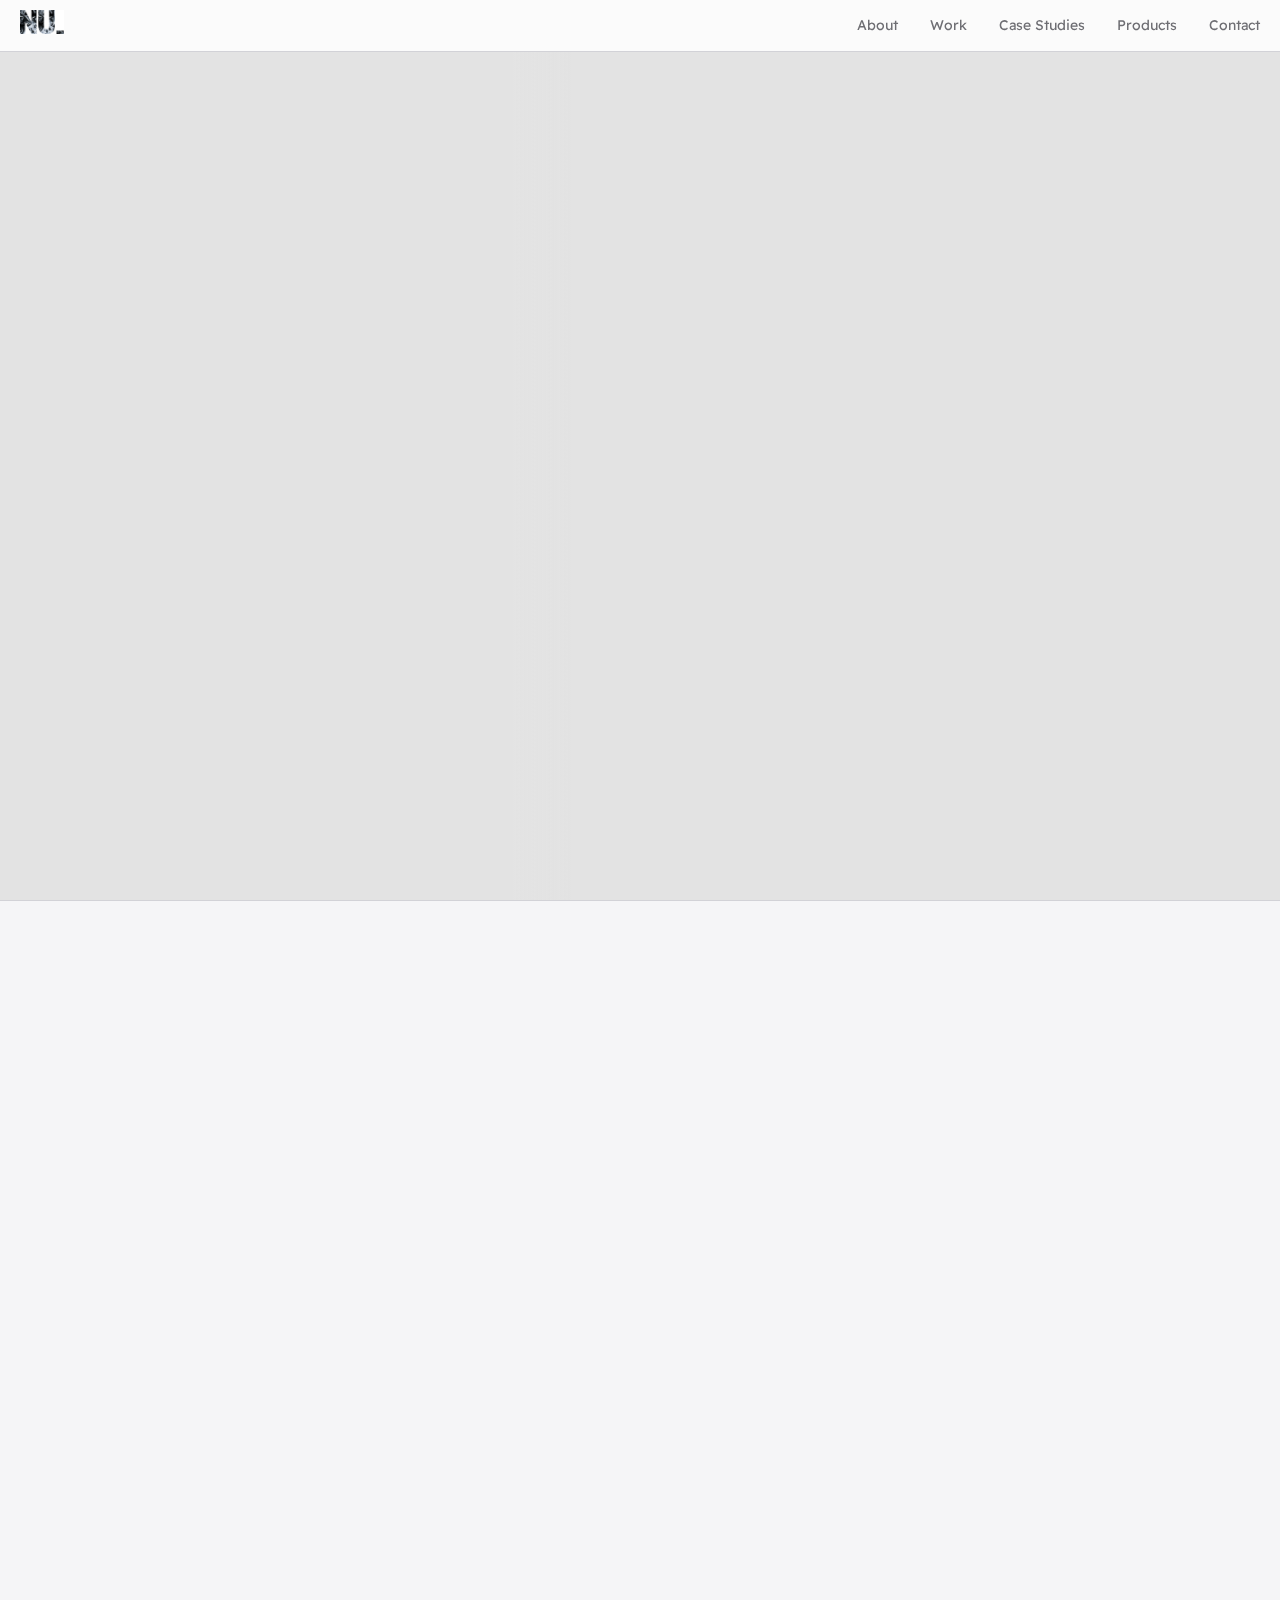
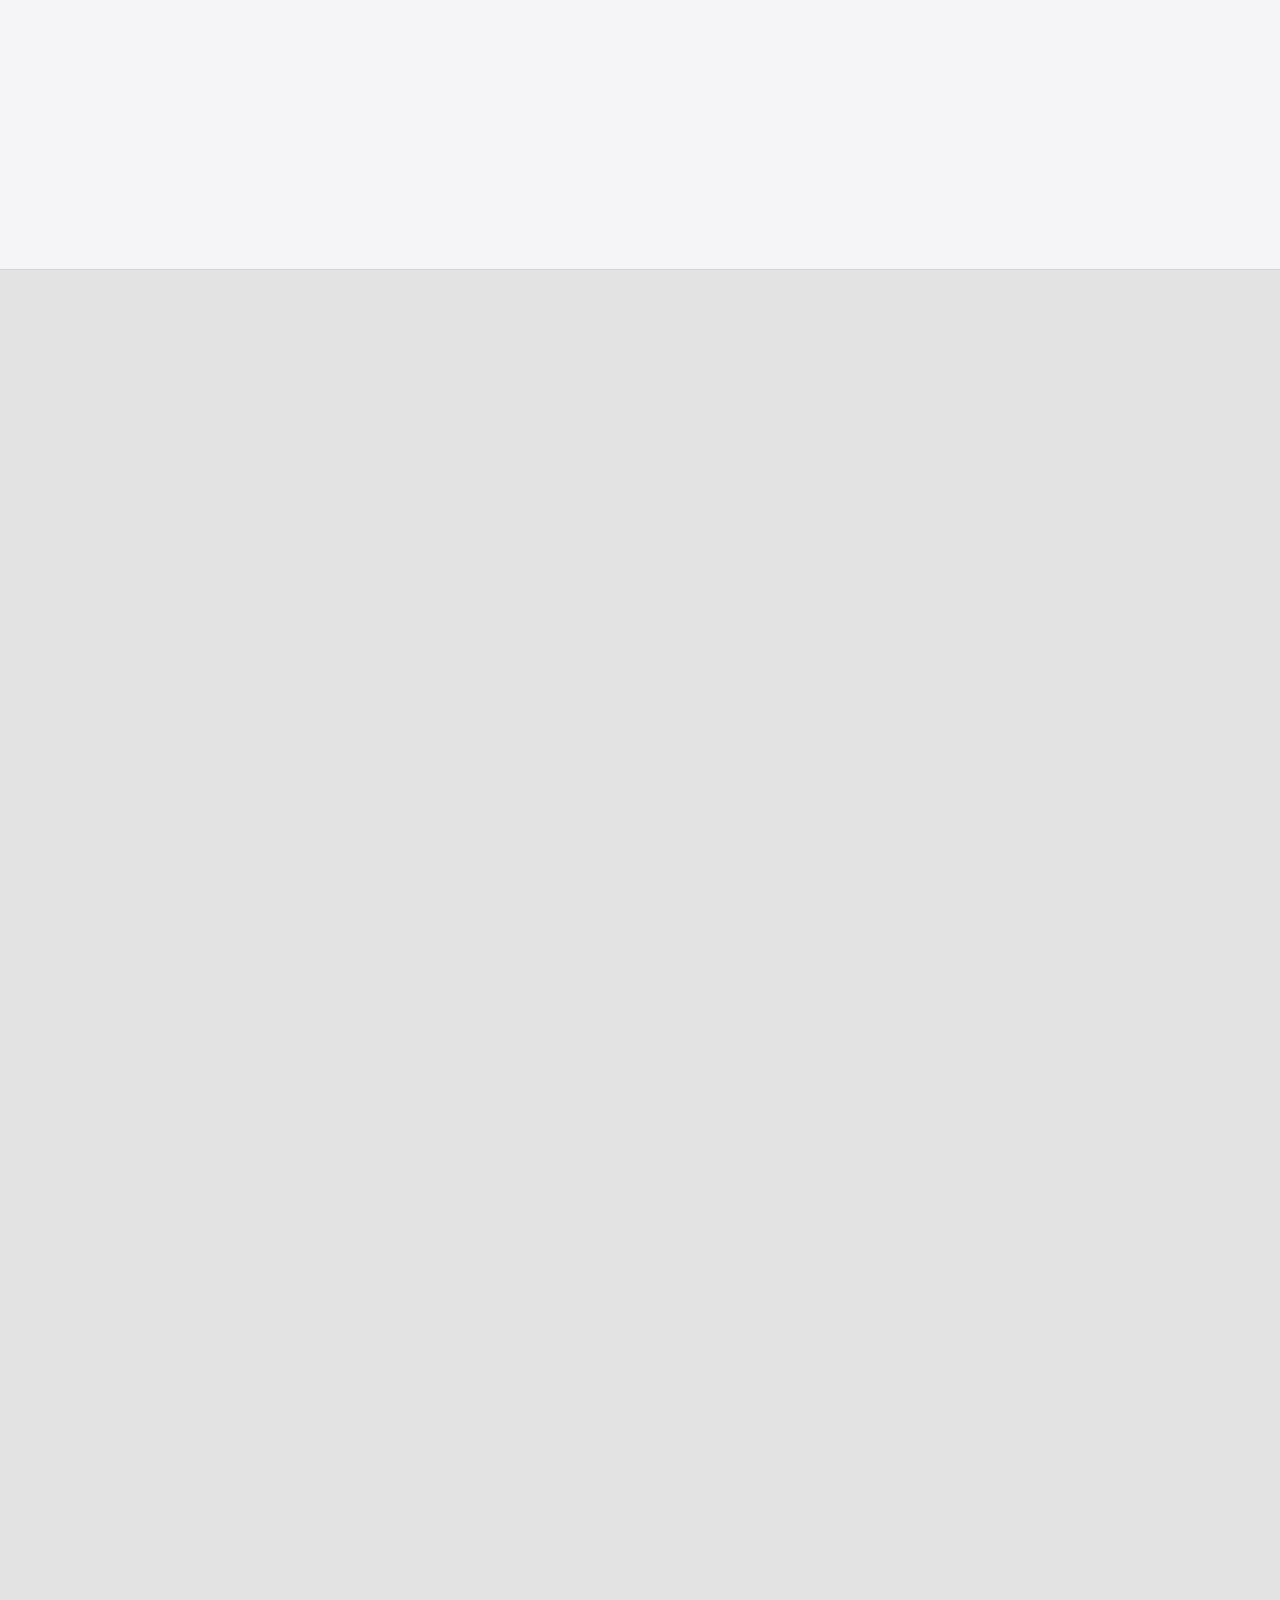
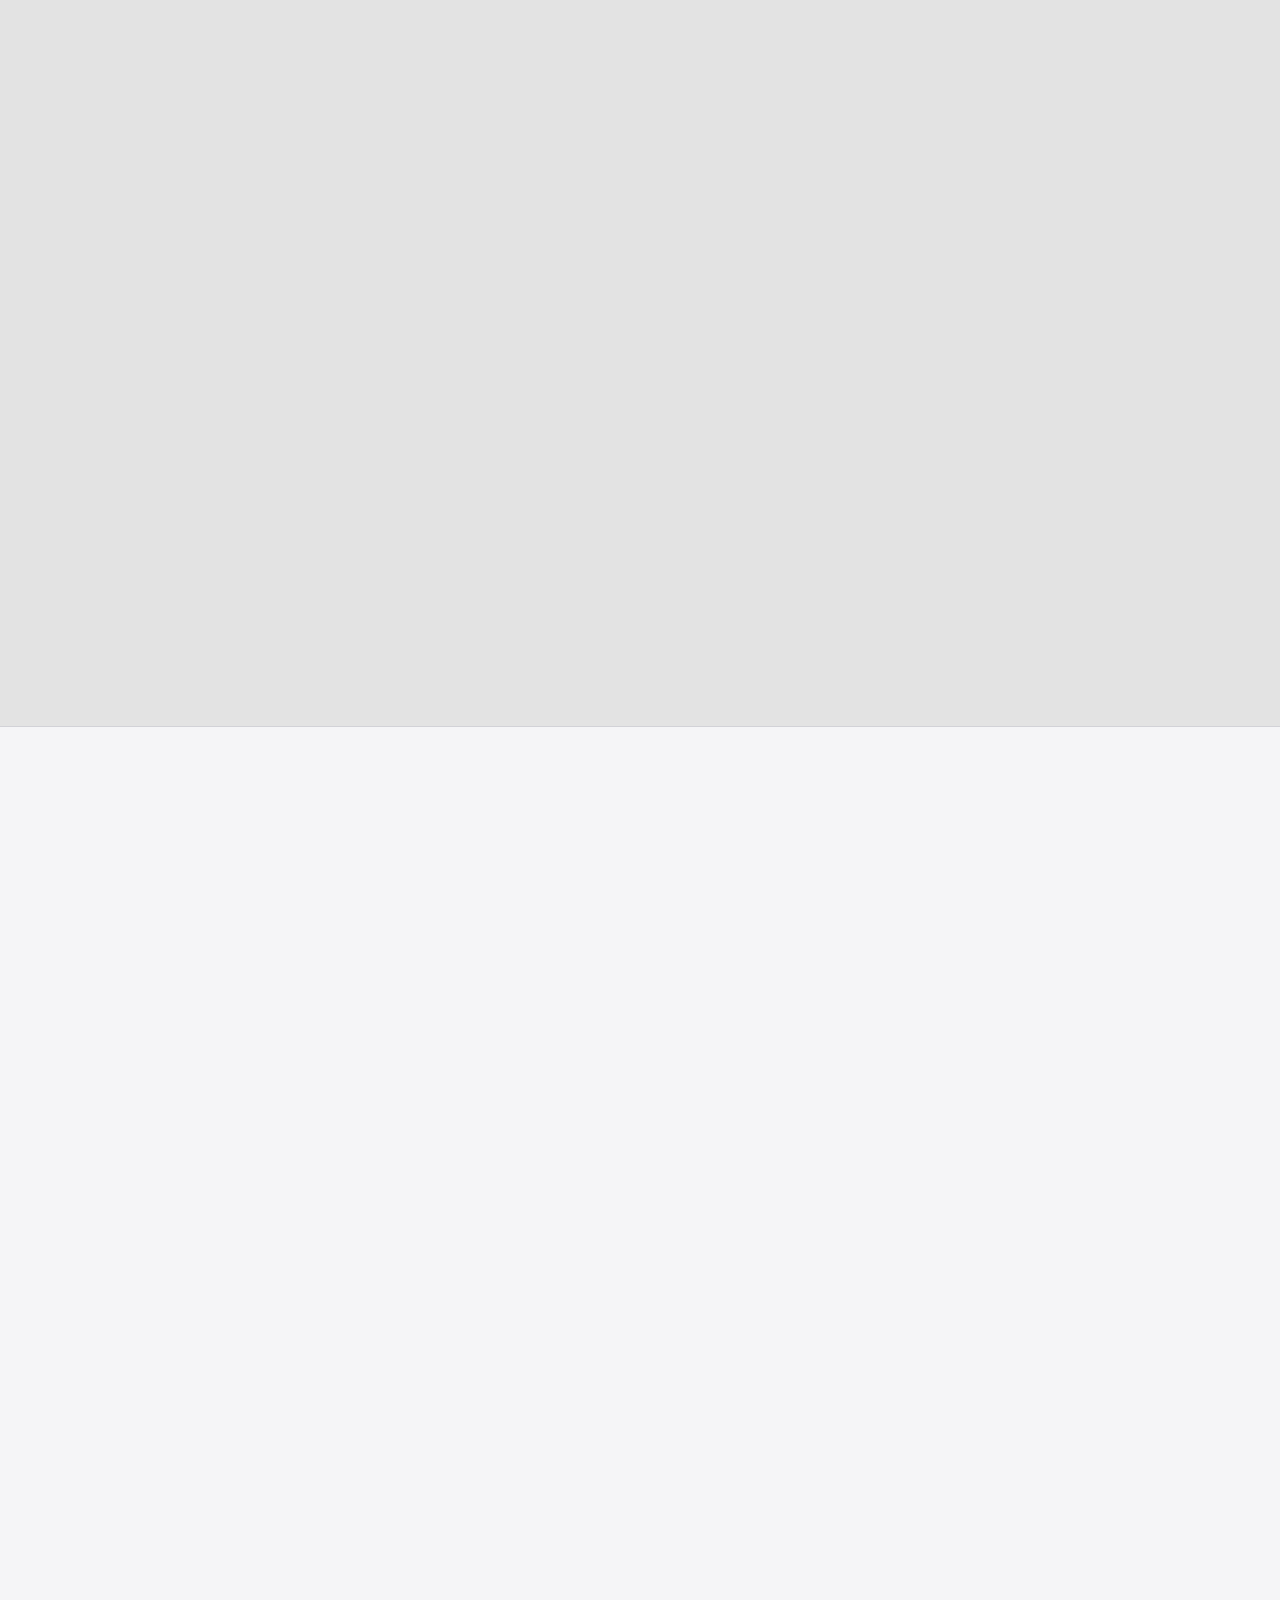
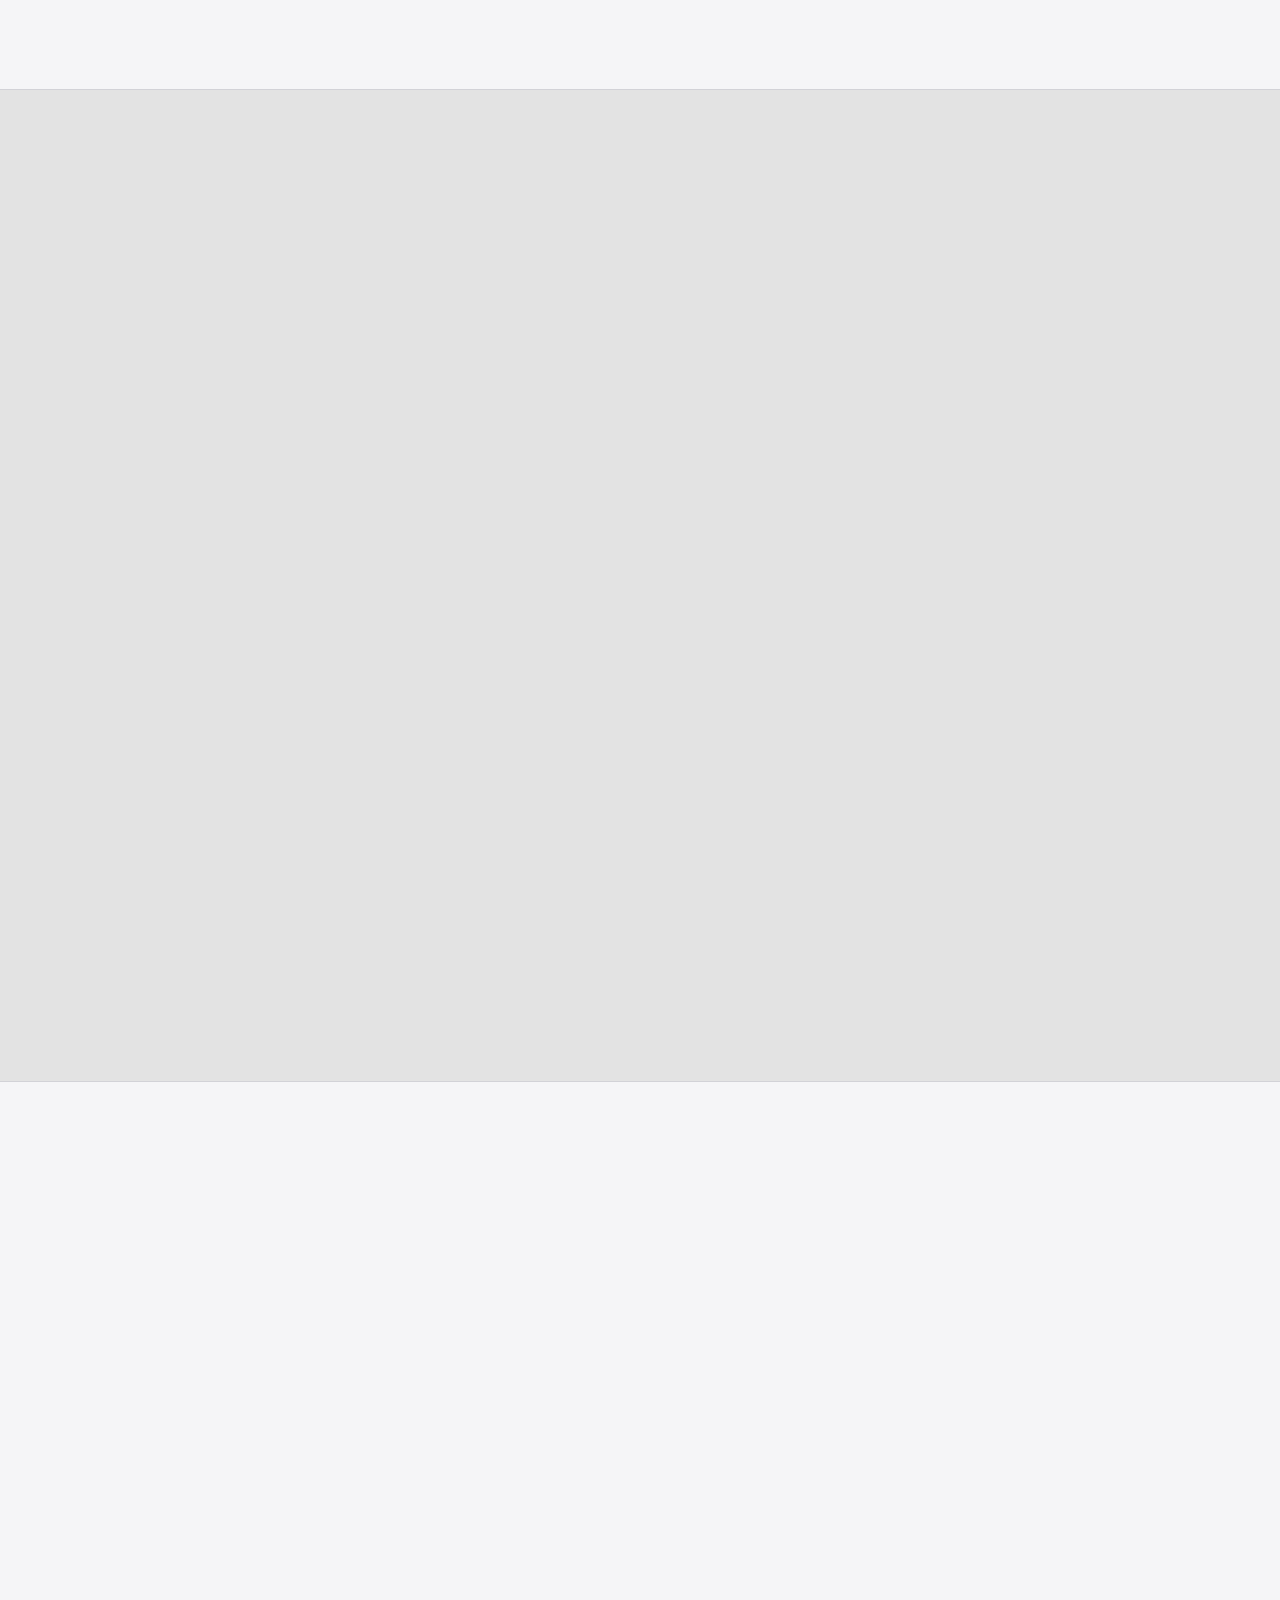
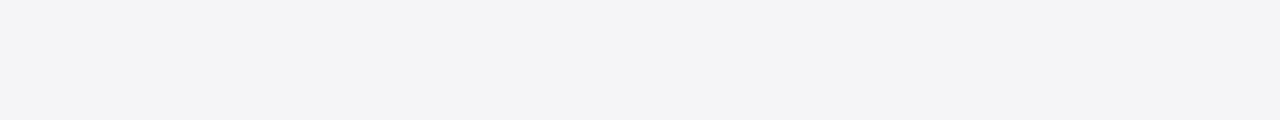
<file: index.html>
<!DOCTYPE html>
<html lang="en">

<head>
    <meta charset="UTF-8">
    <meta name="viewport" content="width=device-width, initial-scale=1.0">
    <title>Nitish Upadhyay | Portfolio</title>
    <meta name="description" content="Personal portfolio of Nitish Upadhyay, showcasing design and development work.">
    <link rel="stylesheet" href="style.css">
    <script src="main.js" defer></script>
</head>

<body>

    <!-- Navigation -->
    <nav class="navbar">
        <div class="nav-container">
            <a href="#" class="logo">
                <img src="assets/logo.webp" alt="NITISH Logo" height="24">
            </a>
            <button class="nav-toggle" aria-label="Toggle navigation" aria-expanded="false">
                <span></span>
                <span></span>
                <span></span>
            </button>
            <div class="nav-links">
                <a href="#about">About</a>
                <a href="#works">Work</a>
                <a href="#case-studies">Case Studies</a>
                <a href="#products">Products</a>
                <a href="#contact">Contact</a>
            </div>
        </div>
    </nav>

    <!-- Main Content -->
    <main>

        <!-- Hero Section -->
        <section id="hero" class="hero">
            <div class="hero-left">
                <div class="hero-content fade-up">
                    <!-- <span class="label">DESIGN & DEVELOPMENT</span> -->
                    <h1 class="hero-title">
                        <span class="greeting">Hi, I am</span><br>
                        <span class="name">Nitish Upadhyay</span>
                    </h1>
                    <p class="tagline">Product manager with 6+ years of experience owning 0→1 and scaled AI-driven B2B
                        SaaS products.</p>
                    <div class="hero-ctas">
                        <a href="#works" class="btn btn-primary">View Work</a>
                        <a href="mailto:nixon.nitish@gmail.com" class="btn btn-secondary">Get in touch</a>
                    </div>
                </div>
            </div>
            <div class="hero-right">
                <div class="spline-mask"></div>
                <!-- Spline iframe is wrapped so we can ensure masking stays on top without breaking pointer events if needed later -->
                <iframe src="https://my.spline.design/nexbotrobotcharacterconcept-YMDsRdPDY3pZbreCQmmHXGN6/"
                    frameborder="0" width="100%" height="100%" title="3D Robot Character"></iframe>
            </div>
        </section>

        <!-- About Section -->
        <section id="about" class="scroll-section bg-secondary">
            <div class="section-container">
                <div class="section-header">
                    <span class="section-index">01 &mdash; ABOUT</span>
                    <h2 class="section-title">Bridging product strategy with AI-driven execution.</h2>
                </div>
                <!-- Content -->
                <div class="about-content">
                    <p class="about-text">
                        Spearheaded product strategy and execution across AI copilots, data platforms, analytics, and
                        monetisation for enterprise customers. Known for strong problem framing, data-driven decision
                        making, and delivering measurable outcomes across customer experience, platform capabilities,
                        and revenue.
                    </p>

                    <div class="skills-grid">
                        <div class="skill-group">
                            <h3>Product Management</h3>
                            <p>Product strategy, roadmap planning, prioritisation (RICE, ICE), PRDs, A/B testing, user
                                research, GTM strategy, stakeholder management, OKRs.</p>
                        </div>
                        <div class="skill-group">
                            <h3>Generative AI & Applied ML</h3>
                            <p>Prompt engineering, LLMs, RAG, GPTs, AI agents, MCP, agentic frameworks, multi-agent
                                systems, memory/context engineering, AI evaluation.</p>
                        </div>
                        <div class="skill-group">
                            <h3>Data & Platforms</h3>
                            <p>SQL, basic Python, APIs, webhooks, Supabase, Postgres, MongoDB, Stripe, Salesforce,
                                HubSpot, Looker.</p>
                        </div>
                        <div class="skill-group">
                            <h3>Metrics & Analytics</h3>
                            <p>CSAT, NPS, FCR, AHT, deflection rate, adoption metrics, funnel analysis, SLA management,
                                North Star metrics.</p>
                        </div>
                    </div>
                </div>
            </div>
        </section>

        <!-- Work Section -->
        <section id="works" class="scroll-section bg-primary">
            <div class="section-container">
                <div class="section-header">
                    <span class="section-index">02 &mdash; WORK</span>
                    <h2 class="section-title">Selected works and platforms.</h2>
                </div>
                <!-- Content -->
                <div class="timeline-container">

                    <div class="timeline-item">
                        <div class="timeline-meta">
                            <span class="timeline-date">Sep 2024 - Present</span>
                            <span class="timeline-company">Thena</span>
                        </div>
                        <div class="timeline-content">
                            <h3>Senior Product Manager</h3>
                            <ul class="timeline-list">
                                <li>Owned product strategy and roadmap for an <strong>AI-powered customer support
                                        platform</strong>
                                    serving <strong>200+</strong> B2B SaaS companies, including
                                    <strong>ClickHouse</strong> and <strong>Metronome</strong>.</li>
                                <li>Defined the problem space for AI-assisted customer support and led
                                    <strong>0→1</strong> development
                                    of an <strong>AI copilot</strong> and <strong>web chat</strong>; reduced inbound
                                    support volume by <strong>37%</strong> and average
                                    handle time by <strong>40%</strong>, saving customers <strong>~800</strong> hours
                                    per month and improving CSAT by <strong>6</strong>
                                    points to <strong>8.8/10</strong>.</li>
                                <li>Led design and launch of an <strong>enterprise accounts CRM</strong> to unify
                                    customer data across
                                    tickets, health metrics, and usage signals; became the system of record for
                                    <strong>1,000+</strong>
                                    support agents and improved agent productivity by <strong>20%</strong>.</li>
                                <li>Designed and shipped a <strong>native analytics and AI insights platform</strong> to
                                    track ticket
                                    lifecycle, account health, and voice-of-customer trends; adopted by
                                    <strong>50+</strong>
                                    customer-facing teams and used in weekly leadership business reviews.</li>
                                <li>Owned billing and monetisation strategy, including <strong>Stripe</strong>
                                    integration for self-serve
                                    upgrades and seat management; contributed <strong>$140K</strong> in expansion
                                    revenue within two
                                    quarters.</li>
                                <li>Established an <strong>AI evaluation framework</strong> with offline testing and
                                    in-product telemetry
                                    to measure grounding, accuracy, and failure modes; achieved <strong>92%</strong>
                                    grounding coverage
                                    and lowered AI-related errors by <strong>40%</strong>.</li>
                                <li>Led roadmap prioritisation using customer interviews (<strong>20+</strong>), product
                                    usage data, and
                                    business goals; managed execution with a cross-functional team of <strong>4</strong>
                                    engineers and <strong>1</strong>
                                    designer.</li>
                            </ul>
                        </div>
                    </div>

                    <div class="timeline-item">
                        <div class="timeline-meta">
                            <span class="timeline-date">Jan 2022 - Sep 2024</span>
                            <span class="timeline-company">Zapier</span>
                        </div>
                        <div class="timeline-content">
                            <h3>Senior Product Support Engineer</h3>
                            <ul class="timeline-list">
                                <li>Worked at the intersection of product, engineering, and customer experience for a
                                    workflow automation platform with <strong>700K+</strong> users.</li>
                                <li>Maintained top-tier performance metrics: <strong>1.3</strong> R2R (team best),
                                    <strong>81.6%</strong> FRR (first
                                    response rate), <strong>95%</strong> QA score across <strong>2,500+</strong>
                                    technical customer interactions, gaining
                                    deep exposure to user pain points at scale.</li>
                                <li>Partnered with product and engineering to deliver an <strong>AI ticket automation
                                        suite</strong>
                                    (summarisation, draft replies, troubleshooting suggestions); reduced email handle
                                    time by <strong>13%</strong> across <strong>50+</strong> agents, saving
                                    <strong>400+</strong> hours per month.</li>
                                <li>Built an <strong>AI-driven recommendation engine</strong> analysing usage and
                                    workflow data to
                                    surface upsell opportunities; increased advanced feature adoption by
                                    <strong>15%</strong> and
                                    generated a <strong>$100K+</strong> quarterly pipeline.</li>
                                <li>Analysed <strong>thousands</strong> of support tickets and customer workflows to
                                    identify systemic
                                    friction; contributed <strong>100+</strong> product improvements with a
                                    <strong>60%</strong> acceptance rate, several
                                    of which shipped within <strong>two</strong> quarters.</li>
                            </ul>
                        </div>
                    </div>

                    <div class="timeline-item">
                        <div class="timeline-meta">
                            <span class="timeline-date">Sep 2020 - Jan 2022</span>
                            <span class="timeline-company">Trilogy, Crossover</span>
                        </div>
                        <div class="timeline-content">
                            <h3>Product Support Analyst</h3>
                            <ul class="timeline-list">
                                <li>Analysed <strong>1,000+</strong> support tickets across <strong>6</strong> B2B SaaS
                                    products to identify recurring UX
                                    and reliability issues.</li>
                                <li>Partnered with product teams to inform roadmap decisions, resulting in
                                    <strong>6</strong> critical UX
                                    improvements.</li>
                            </ul>
                        </div>
                    </div>

                    <div class="timeline-item">
                        <div class="timeline-meta">
                            <span class="timeline-date">Jul 2019 - Sep 2020</span>
                            <span class="timeline-company">Tata Consultancy Services</span>
                        </div>
                        <div class="timeline-content">
                            <h3>Systems Engineer</h3>
                            <ul class="timeline-list">
                                <li>Supported an enterprise steel manufacturing application used across
                                    <strong>40+</strong> countries.
                                </li>
                                <li>Maintained <strong>99.5%</strong> uptime and created troubleshooting documentation,
                                    reducing mean
                                    time to resolution by <strong>20%</strong>.</li>
                            </ul>
                        </div>
                    </div>

                </div>
            </div>
        </section>

        <!-- Case Studies Section -->
        <section id="case-studies" class="scroll-section bg-secondary">
            <div class="section-container">
                <div class="section-header">
                    <span class="section-index">03 &mdash; CASE STUDIES</span>
                    <h2 class="section-title">Driving B2B SaaS growth from 0→1 to scale.</h2>
                </div>
                <!-- Content -->
                <div class="timeline-container">

                    <div class="timeline-item">
                        <div class="timeline-meta">
                            <span class="timeline-date">Sep 2024 - Present</span>
                            <span class="timeline-company">Thena</span>
                        </div>
                        <div class="timeline-content">
                            <h3>Senior Product Manager</h3>
                            <p>Owned product strategy for an AI-powered customer support platform serving 200+ B2B SaaS
                                companies. Reduced inbound support volume by 37% and average handle time by 40% through
                                an AI copilot, saving ~800 hours/month and boosting CSAT to 8.8/10.</p>
                        </div>
                    </div>

                    <div class="timeline-item">
                        <div class="timeline-meta">
                            <span class="timeline-date">Jan 2022 - Sep 2024</span>
                            <span class="timeline-company">Zapier</span>
                        </div>
                        <div class="timeline-content">
                            <h3>Senior Product Support Engineer</h3>
                            <p>Analysed 1,000+ support tickets across 6 B2B SaaS products to identify recurring UX and
                                reliability issues. Partnered with product teams to inform roadmap decisions, driving 6
                                critical UX improvements.</p>
                        </div>
                    </div>

                    <div class="timeline-item">
                        <div class="timeline-meta">
                            <span class="timeline-date">Sep 2020 - Jan 2022</span>
                            <span class="timeline-company">Trilogy</span>
                        </div>
                        <div class="timeline-content">
                            <h3>Product Support Analyst</h3>
                            <p>Supported an enterprise steel manufacturing application used across 40+ countries.
                                Maintained 99.5% uptime and created troubleshooting documentation, reducing mean time to
                                resolution by 20%.</p>
                        </div>
                    </div>

                </div>
            </div>
        </section>

        <!-- Products Section -->
        <section id="products" class="scroll-section bg-primary">
            <div class="section-container">
                <div class="section-header">
                    <span class="section-index">04 &mdash; PRODUCTS</span>
                    <h2 class="section-title">Features built and shipped at Thena.</h2>
                </div>
                <!-- Carousel -->
                <div class="carousel-wrapper">
                    <div class="carousel-viewport" id="carouselViewport">
                        <div class="carousel-track" id="carouselTrack">

                            <!-- Insights -->
                            <div class="product-card">
                                <div class="card-header">
                                    <span class="card-icon" aria-hidden="true">📊</span>
                                </div>
                                <h3 class="card-title">Insights</h3>
                                <ul class="card-bullets">
                                    <li>Track total, open, tracked, and discarded requests with period-over-period trend comparisons</li>
                                    <li>Visualize request volume over time, broken down by account, assignee, or custom field</li>
                                    <li>Monitor SLA adherence — first response and resolution breaches with configurable thresholds</li>
                                    <li>Measure CSAT scores, p50/p90 time percentiles, and vendor response times across any date range</li>
                                </ul>
                            </div>

                            <!-- Accounts -->
                            <div class="product-card">
                                <div class="card-header">
                                    <span class="card-icon" aria-hidden="true">🏢</span>
                                </div>
                                <h3 class="card-title">Accounts</h3>
                                <ul class="card-bullets">
                                    <li>View and manage all customer accounts with searchable, sortable, and filterable table views</li>
                                    <li>Enrich accounts with CRM data (Salesforce/HubSpot) and custom fields alongside Thena attributes</li>
                                    <li>Create and save custom views with column visibility, filters, and account source segmentation</li>
                                    <li>Bulk update account settings across multiple accounts and track associated contacts per account</li>
                                </ul>
                            </div>

                            <!-- Email -->
                            <div class="product-card">
                                <div class="card-header">
                                    <span class="card-icon" aria-hidden="true">📧</span>
                                </div>
                                <h3 class="card-title">Email</h3>
                                <ul class="card-bullets">
                                    <li>Connect a custom email address to route inbound emails directly into Thena's request workflow</li>
                                    <li>Configure DNS settings with step-by-step guided setup to verify and secure your email domain</li>
                                    <li>Set up auto-forwarding rules to map incoming emails to the right Slack channels or queues</li>
                                    <li>View and manage email integration status — setup, verification, and forwarding state — in one place</li>
                                </ul>
                            </div>

                            <!-- Notifications -->
                            <div class="product-card">
                                <div class="card-header">
                                    <span class="card-icon" aria-hidden="true">🔔</span>
                                </div>
                                <h3 class="card-title">Notifications</h3>
                                <ul class="card-bullets">
                                    <li>Get a unified inbox of all request notifications you're subscribed to, with unread/read state tracking</li>
                                    <li>Filter notifications by type, account, or request attributes to cut through noise</li>
                                    <li>Click any notification to instantly open the corresponding request without context switching</li>
                                    <li>Deep-link directly to a request from notifications via URL, with fallback lookup across all tables</li>
                                </ul>
                            </div>

                            <!-- Billing -->
                            <div class="product-card">
                                <div class="card-header">
                                    <span class="card-icon" aria-hidden="true">💳</span>
                                </div>
                                <h3 class="card-title">Billing</h3>
                                <ul class="card-bullets">
                                    <li>View and manage your current plan, seat count, and active feature add-ons</li>
                                    <li>Access invoices and payment history in one place with transparent usage breakdowns</li>
                                    <li>Upgrade or downgrade your plan directly without needing to contact support</li>
                                    <li>Get proactive alerts when usage approaches plan limits or billing actions are required</li>
                                </ul>
                            </div>

                            <!-- AI Flows: Customer Support Assistant -->
                            <div class="product-card">
                                <div class="card-header">
                                    <span class="card-icon" aria-hidden="true">🤖</span>
                                    <span class="card-tag">AI Flows</span>
                                </div>
                                <h3 class="card-title">Customer Support Assistant</h3>
                                <ul class="card-bullets">
                                    <li>Activate an AI assistant that generates accurate support responses grounded in your knowledge base</li>
                                    <li>Add knowledge sources (URLs, docs, request history) and resync them on demand to keep AI up to date</li>
                                    <li>Configure the assistant's answer length and historical data window to match your support style</li>
                                    <li>Enable or disable the assistant per workspace with full permission-gated access control</li>
                                </ul>
                            </div>

                            <!-- AI Flows: L1 Deflection -->
                            <div class="product-card">
                                <div class="card-header">
                                    <span class="card-icon" aria-hidden="true">🤖</span>
                                    <span class="card-tag">AI Flows</span>
                                </div>
                                <h3 class="card-title">L1 Deflection</h3>
                                <ul class="card-bullets">
                                    <li>Configure per-channel AI agents that auto-respond to internal helpdesk queries before reaching a human</li>
                                    <li>Scope each assistant to one or more Slack channels with independent knowledge sources and answer configs</li>
                                    <li>Track source sync status in a live table with indicators for processing, synced, and failed states</li>
                                    <li>Duplicate existing sources across assistants to reuse knowledge across teams without redundant setup</li>
                                </ul>
                            </div>

                            <!-- AI Flows: Sentiment Priority -->
                            <div class="product-card">
                                <div class="card-header">
                                    <span class="card-icon" aria-hidden="true">🤖</span>
                                    <span class="card-tag">AI Flows</span>
                                </div>
                                <h3 class="card-title">Sentiment Priority</h3>
                                <ul class="card-bullets">
                                    <li>Score and visualize inbound requests by sentiment (positive/neutral/negative) in the analytics view</li>
                                    <li>Filter and slice request volume charts by sentiment to identify spikes in frustrated customer traffic</li>
                                    <li>Use sentiment-based stacked bar charts to correlate emotional tone with request volume over time</li>
                                    <li>Combine sentiment data with urgency filters to prioritize the most critical, negatively-toned requests</li>
                                </ul>
                            </div>

                        </div>
                    </div>
                    <!-- Carousel Controls -->
                    <div class="carousel-controls">
                        <button class="carousel-btn" id="carouselPrev" aria-label="Previous slide">
                            <svg xmlns="http://www.w3.org/2000/svg" width="16" height="16" viewBox="0 0 24 24" fill="none" stroke="currentColor" stroke-width="2" stroke-linecap="round" stroke-linejoin="round">
                                <path d="M15 18l-6-6 6-6"/>
                            </svg>
                        </button>
                        <div class="carousel-dots" id="carouselDots"></div>
                        <button class="carousel-btn" id="carouselNext" aria-label="Next slide">
                            <svg xmlns="http://www.w3.org/2000/svg" width="16" height="16" viewBox="0 0 24 24" fill="none" stroke="currentColor" stroke-width="2" stroke-linecap="round" stroke-linejoin="round">
                                <path d="M9 18l6-6-6-6"/>
                            </svg>
                        </button>
                    </div>
                </div>
            </div>
        </section>

        <!-- Contact Section -->
        <section id="contact" class="scroll-section bg-secondary">
            <div class="section-container contact-split">
                <div class="section-header contact-header">
                    <span class="section-index">05 &mdash; CONTACT</span>
                    <h2 class="section-title">Let's build something exceptional.</h2>
                </div>
                <!-- Content -->
                <div class="contact-content">
                    <div class="key-grid fade-up">
                        <div class="key-row row-light">
                            <a href="mailto:nixon.nitish@gmail.com" class="key" style="--key-width: 140px;"
                                aria-label="Email">
                                <svg xmlns="http://www.w3.org/2000/svg" width="32" height="32" viewBox="0 0 24 24">
                                    <path
                                        d="M12 12.713l11.985-8.713h-23.97l11.985 8.713zm0 2.574l-12-8.724v11.437h24v-11.437l-12 8.724z" />
                                </svg>
                            </a>
                            <a href="https://linkedin.com/in/nitishu" target="_blank" class="key"
                                style="--key-width: 200px;" aria-label="LinkedIn">
                                <svg xmlns="http://www.w3.org/2000/svg" width="32" height="32" viewBox="0 0 24 24">
                                    <path
                                        d="M19 0h-14c-2.761 0-5 2.239-5 5v14c0 2.761 2.239 5 5 5h14c2.762 0 5-2.239 5-5v-14c0-2.761-2.238-5-5-5zm-11 19h-3v-11h3v11zm-1.5-12.268c-.966 0-1.75-.79-1.75-1.764s.784-1.764 1.75-1.764 1.75.79 1.75 1.764-.783 1.764-1.75 1.764zm13.5 12.268h-3v-5.604c0-3.368-4-3.113-4 0v5.604h-3v-11h3v1.765c1.396-2.586 7-2.777 7 2.476v6.759z" />
                                </svg>
                            </a>
                            <a href="https://github.com/n1tish" target="_blank" class="key" style="--key-width: 140px;"
                                aria-label="GitHub">
                                <svg xmlns="http://www.w3.org/2000/svg" width="32" height="32" viewBox="0 0 24 24">
                                    <path
                                        d="M12 0c-6.626 0-12 5.373-12 12 0 5.282 3.435 9.798 8.205 11.385.6.111.82-.254.82-.567 0-.28-.01-1.022-.015-2.005-3.338.726-4.043-1.609-4.043-1.609-.546-1.387-1.333-1.756-1.333-1.756-1.089-.745.083-.729.083-.729 1.205.084 1.839 1.237 1.839 1.237 1.07 1.834 2.807 1.304 3.492.997.107-.775.418-1.305.762-1.604-2.665-.305-5.467-1.334-5.467-5.931 0-1.311.469-2.381 1.236-3.221-.124-.303-.535-1.524.117-3.176 0 0 1.008-.322 3.301 1.23.957-.266 1.983-.399 3.003-.404 1.02.005 2.047.138 3.006.404 2.291-1.552 3.297-1.23 3.297-1.23.653 1.653.242 2.874.118 3.176.77.84 1.235 1.911 1.235 3.221 0 4.609-2.807 5.624-5.479 5.921.43.372.823 1.102.823 2.222 0 1.606-.015 2.896-.015 3.293 0 .319.217.694.825.56a11.956 11.956 0 0 0 8.206-11.385c0-6.627-5.373-12-12-12z" />
                                </svg>
                            </a>
                        </div>
                        <div class="key-row row-dark">
                            <a href="#" target="_blank" class="key" style="--key-width: 200px;" aria-label="Calendly">
                                <svg xmlns="http://www.w3.org/2000/svg" width="32" height="32" viewBox="0 0 24 24">
                                    <path
                                        d="M20 20h-4v-4h4v4zm-6-10h-4v4h4v-4zm6 0h-4v4h4v-4zm-12 6h-4v4h4v-4zm6 0h-4v4h4v-4zm-6-6h-4v4h4v-4zm16-8v22h-24v-22h3v1c0 1.103.897 2 2 2s2-.897 2-2v-1h10v1c0 1.103.897 2 2 2s2-.897 2-2v-1h3zm-2 6h-20v14h20v-14zm-2-7c0-.552-.447-1-1-1s-1 .448-1 1v2c0 .552.447 1 1 1s1-.448 1-1v-2zm-14 0c0-.552-.447-1-1-1s-1 .448-1 1v2c0 .552.447 1 1 1s1-.448 1-1v-2z" />
                                </svg>
                            </a>
                            <a href="#" target="_blank" class="key" style="--key-width: 140px;" aria-label="Instagram">
                                <svg xmlns="http://www.w3.org/2000/svg" width="32" height="32" viewBox="0 0 24 24">
                                    <path
                                        d="M12 2.163c3.204 0 3.584.012 4.85.07 3.252.148 4.771 1.691 4.919 4.919.058 1.265.069 1.645.069 4.849 0 3.205-.012 3.584-.069 4.849-.149 3.225-1.664 4.771-4.919 4.919-1.266.058-1.644.07-4.85.07-3.204 0-3.584-.012-4.849-.07-3.26-.149-4.771-1.699-4.919-4.92-.058-1.265-.07-1.644-.07-4.849 0-3.204.013-3.583.07-4.849.149-3.227 1.664-4.771 4.919-4.919 1.266-.057 1.645-.069 4.849-.069zm0-2.163c-3.259 0-3.667.014-4.947.072-4.358.2-6.78 2.618-6.98 6.98-.059 1.281-.073 1.689-.073 4.948 0 3.259.014 3.668.072 4.948.2 4.358 2.618 6.78 6.98 6.98 1.281.058 1.689.072 4.948.072 3.259 0 3.668-.014 4.948-.072 4.354-.2 6.782-2.618 6.979-6.98.059-1.28.073-1.689.073-4.948 0-3.259-.014-3.667-.072-4.947-.196-4.354-2.617-6.78-6.979-6.98-1.281-.059-1.69-.073-4.949-.073zm0 5.838c-3.403 0-6.162 2.759-6.162 6.162s2.759 6.163 6.162 6.163 6.162-2.759 6.162-6.163c0-3.403-2.759-6.162-6.162-6.162zm0 10.162c-2.209 0-4-1.79-4-4 0-2.209 1.791-4 4-4s4 1.791 4 4c0 2.21-1.791 4-4 4zm6.406-11.845c-.796 0-1.441.645-1.441 1.44s.645 1.44 1.441 1.44c.795 0 1.439-.645 1.439-1.44s-.644-1.44-1.439-1.44z" />
                                </svg>
                            </a>
                            <a href="#" target="_blank" class="key" style="--key-width: 140px;"
                                aria-label="X (Twitter)">
                                <svg xmlns="http://www.w3.org/2000/svg" width="32" height="32" viewBox="0 0 24 24">
                                    <path
                                        d="M18.244 2.25h3.308l-7.227 8.26 8.502 11.24H16.17l-5.214-6.817L4.99 21.75H1.68l7.73-8.835L1.254 2.25H8.08l4.713 6.231zm-1.161 17.52h1.833L7.084 4.126H5.117z" />
                                </svg>
                            </a>
                        </div>
                    </div>
                </div>
            </div>
            </div>
        </section>

    </main>

</body>

</html>
</file>
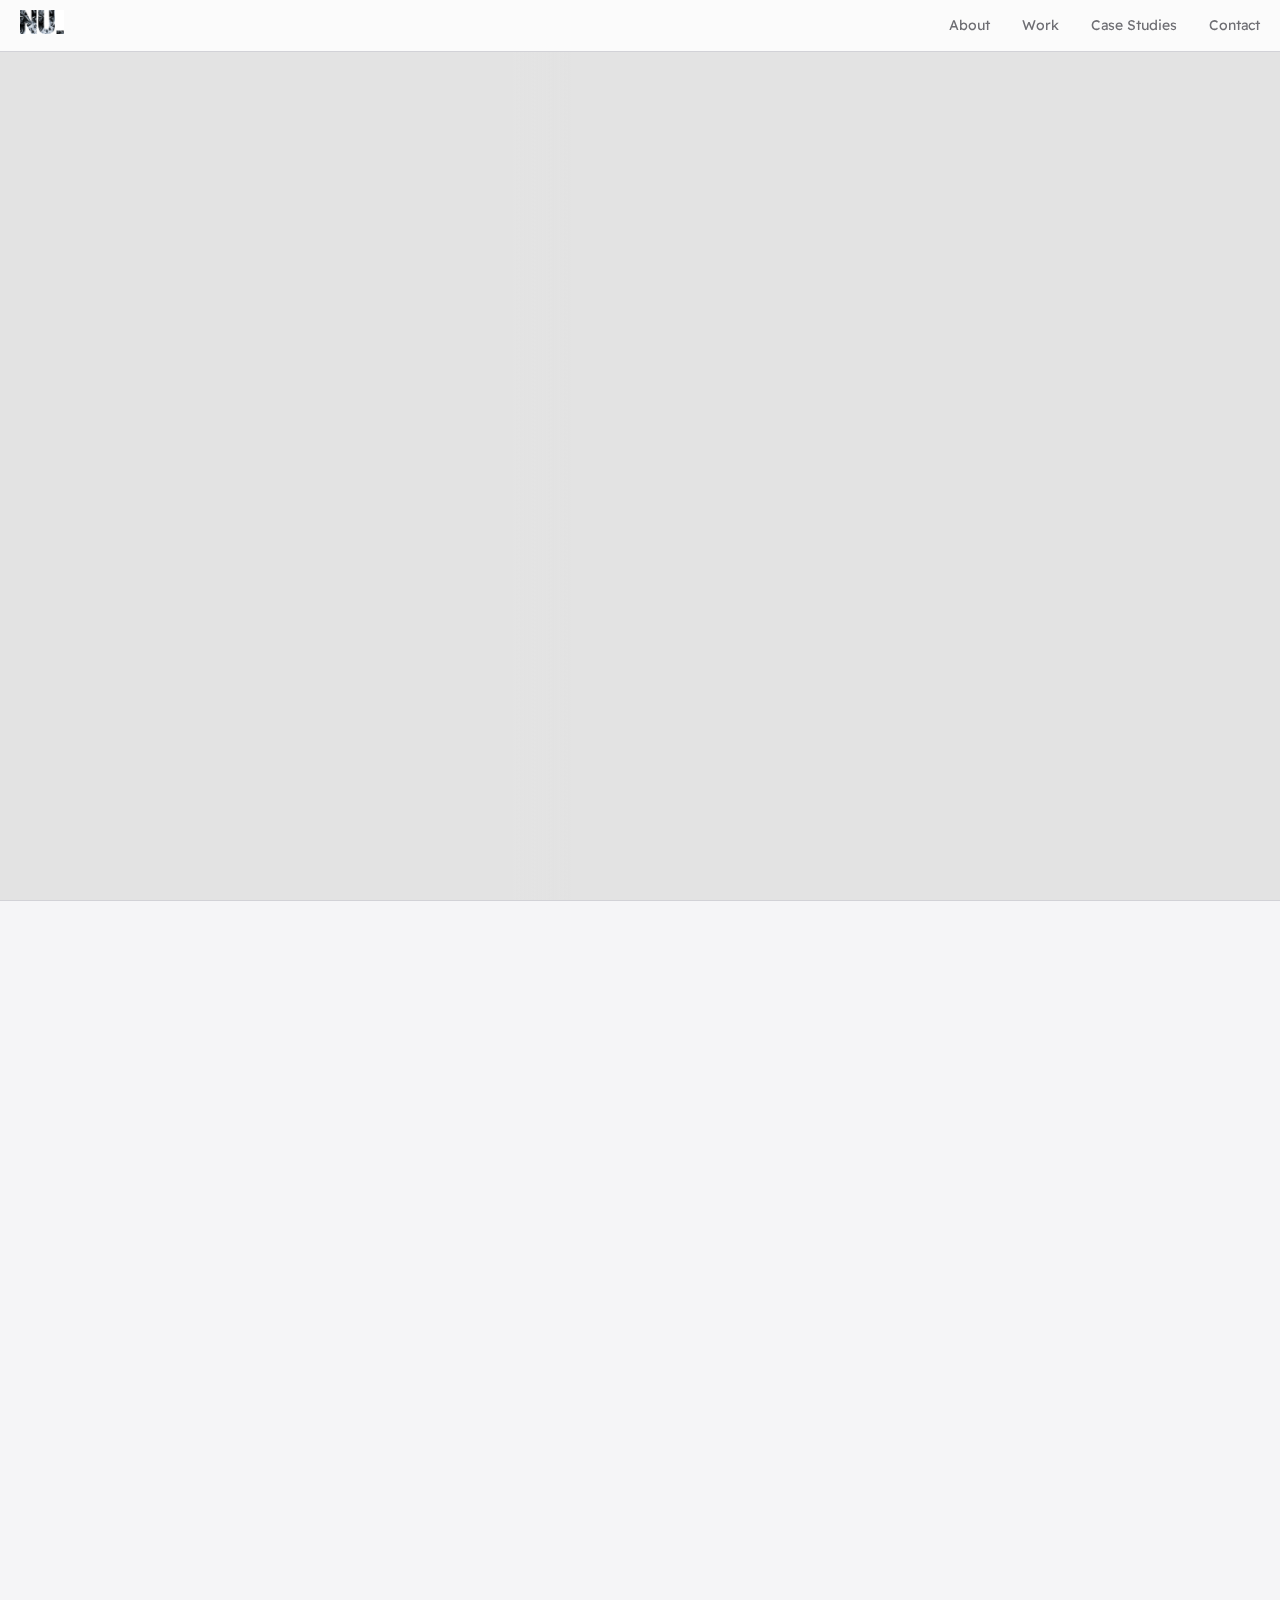
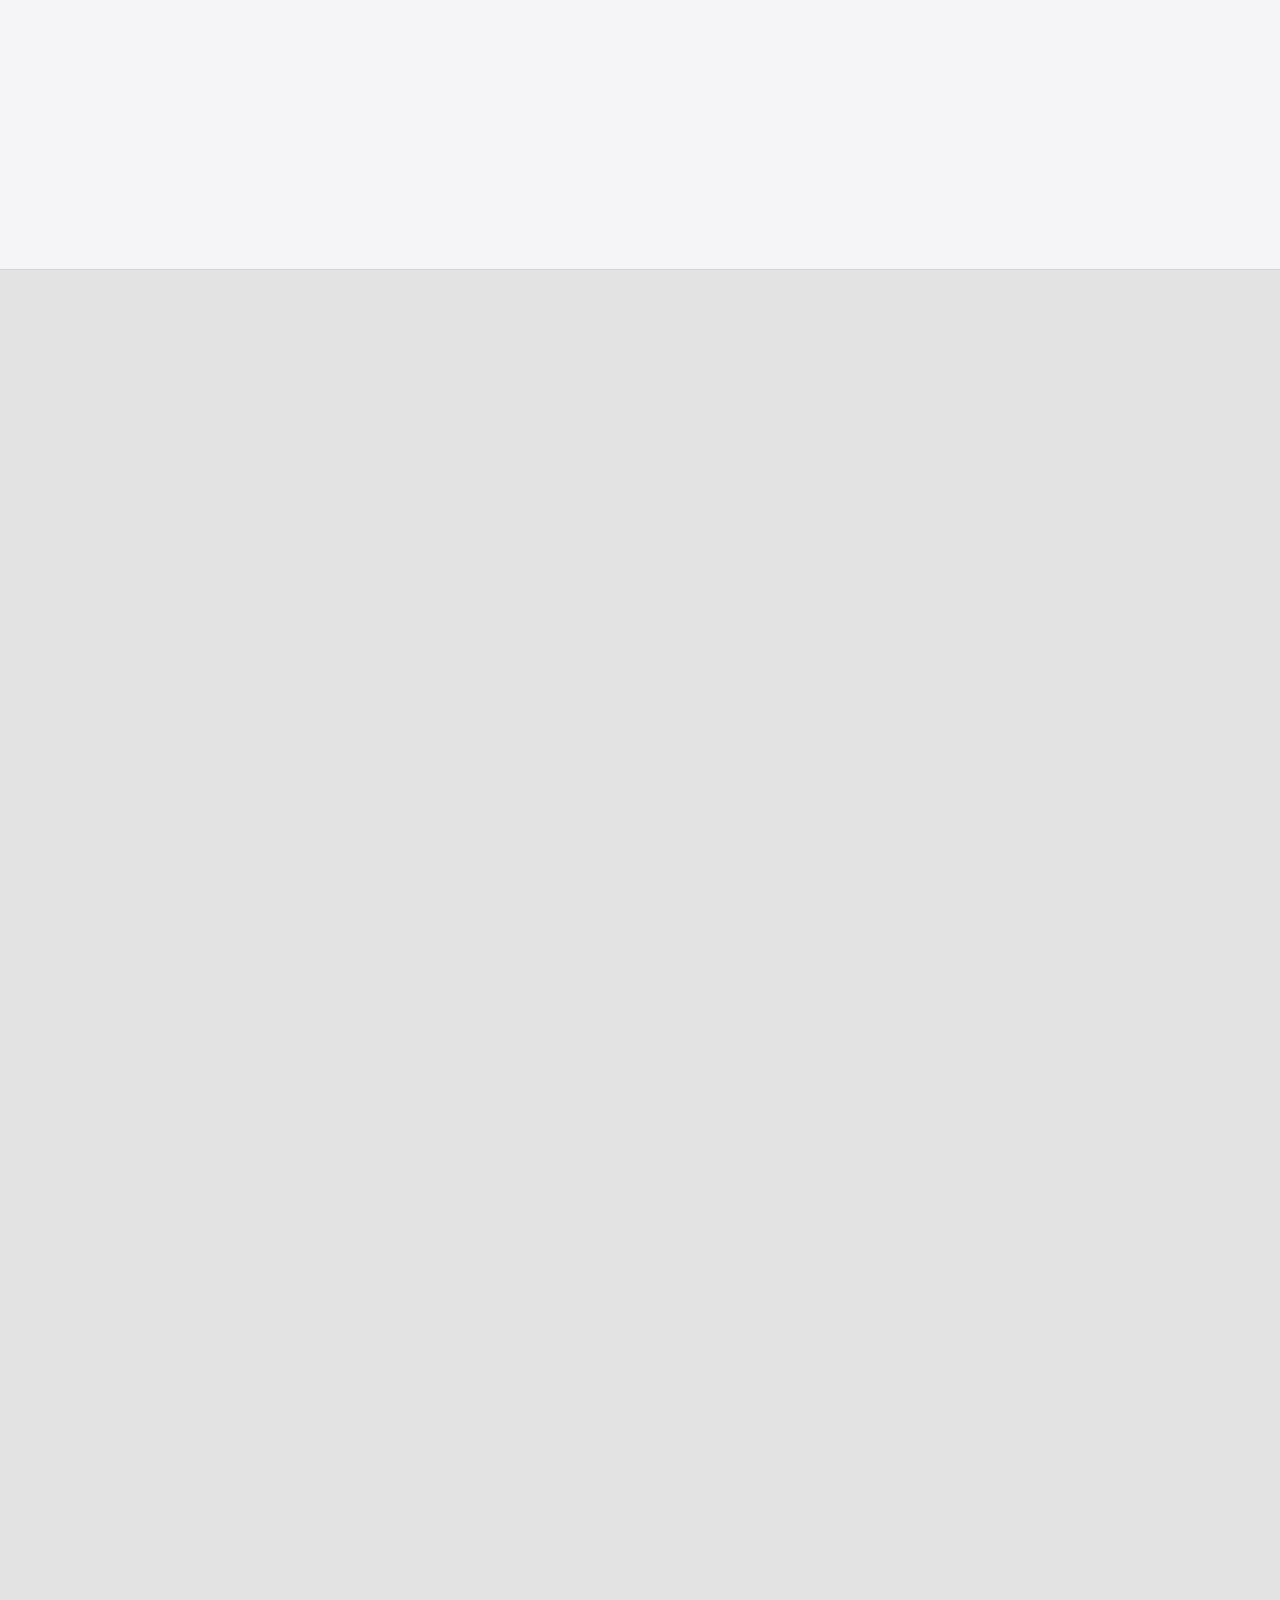
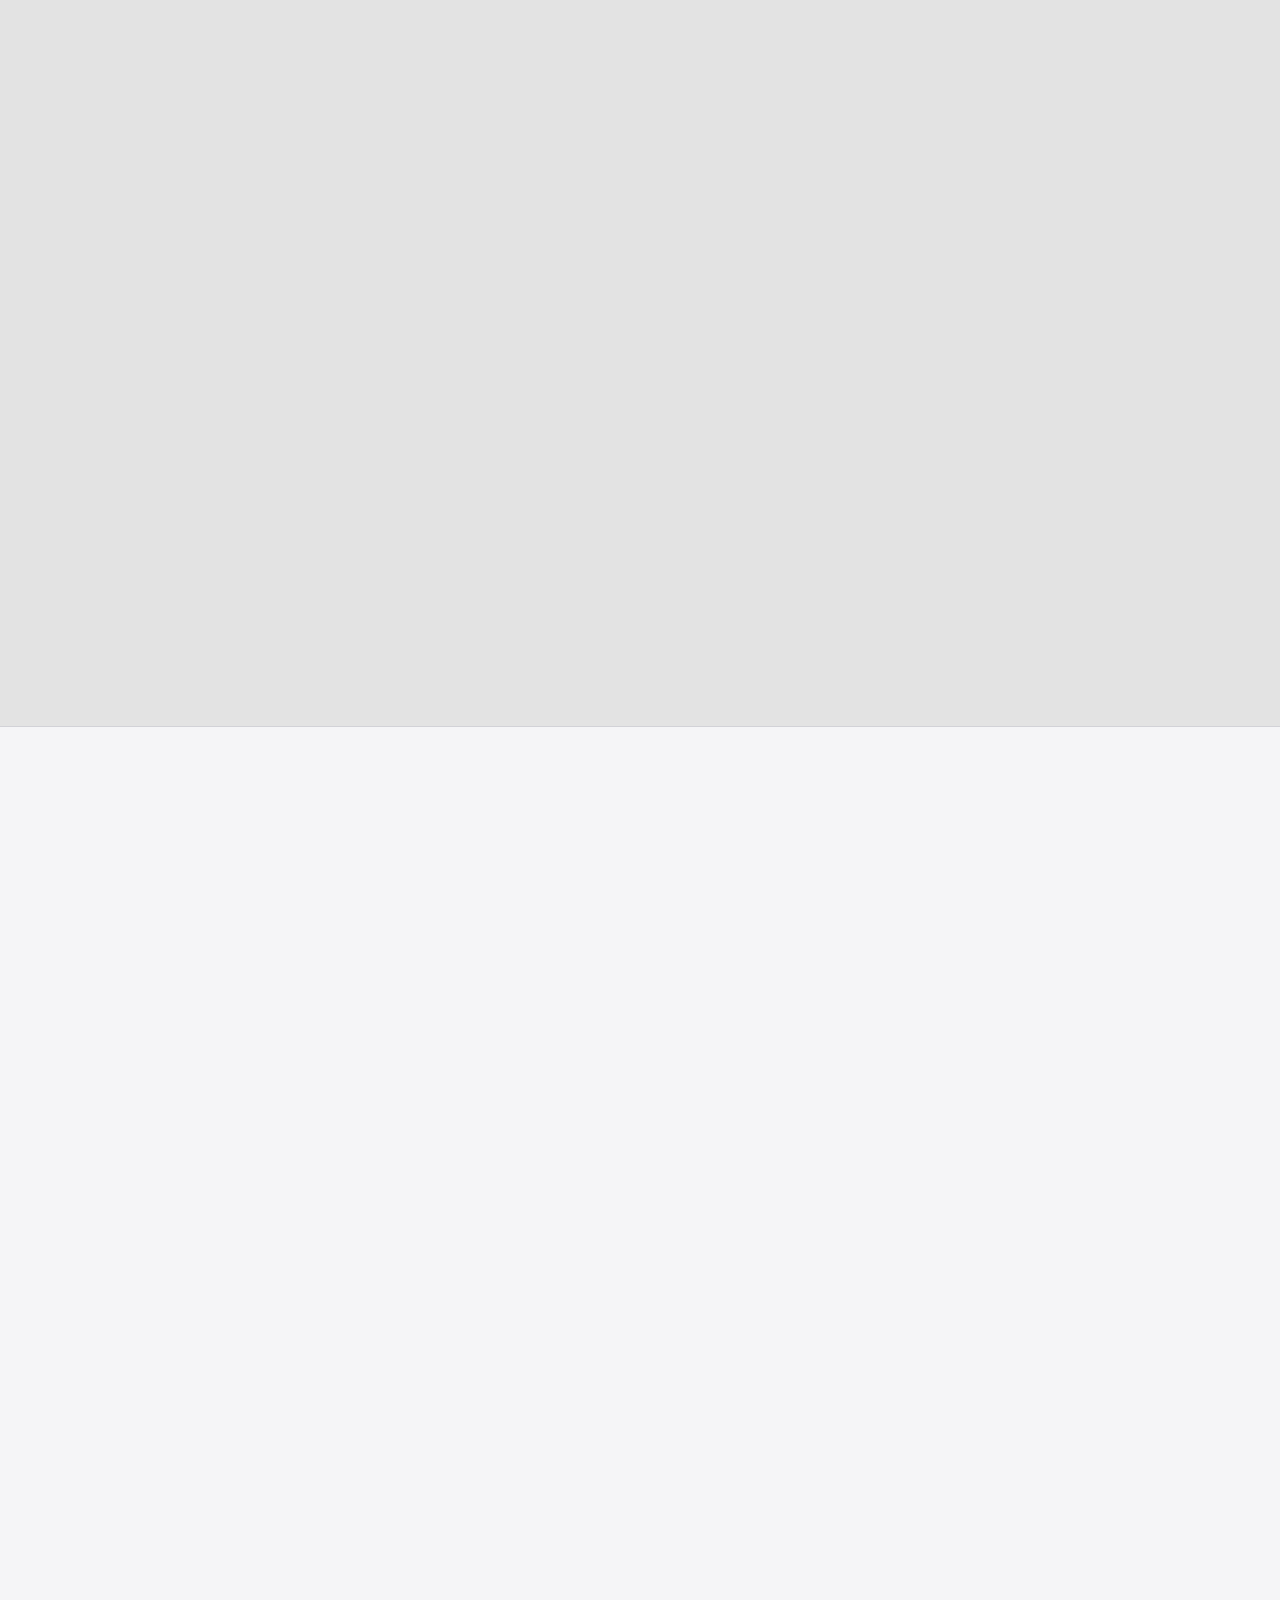
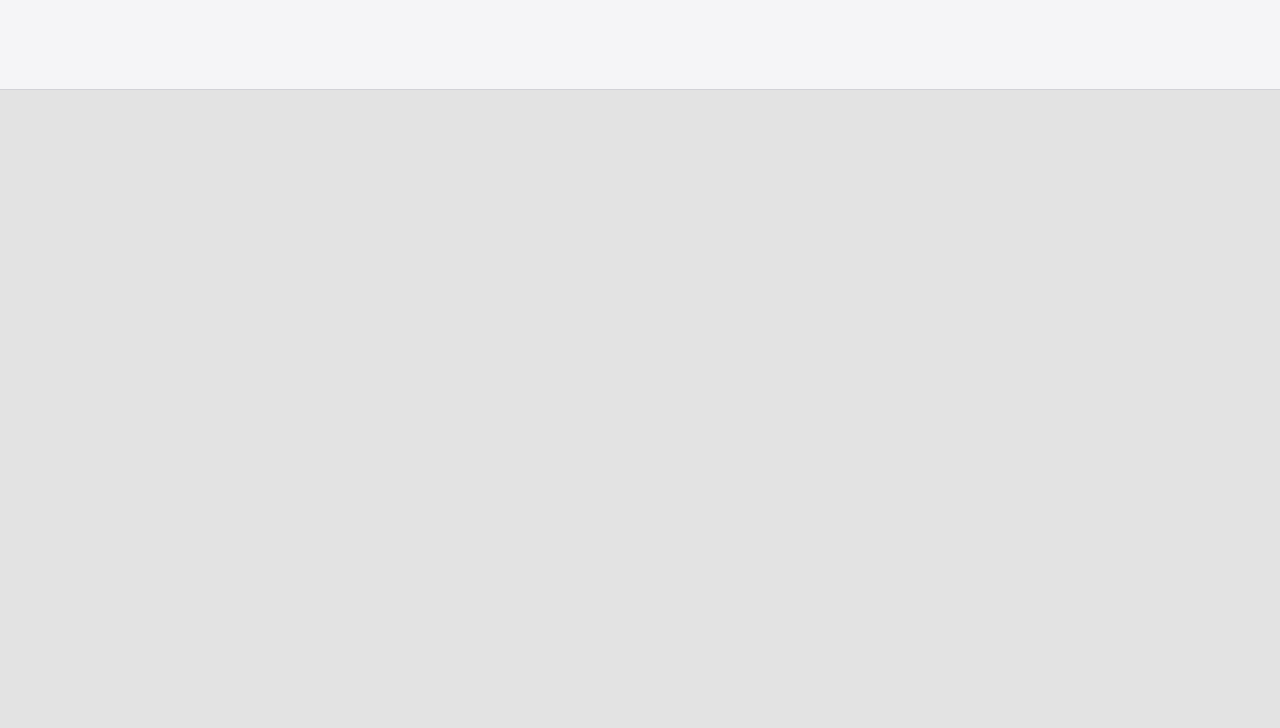
<file: portfolio/index.html>
<!DOCTYPE html>
<html lang="en">

<head>
    <meta charset="UTF-8">
    <meta name="viewport" content="width=device-width, initial-scale=1.0">
    <title>Nitish Upadhyay | Portfolio</title>
    <meta name="description" content="Personal portfolio of Nitish Upadhyay, showcasing design and development work.">
    <link rel="stylesheet" href="style.css">
    <script src="main.js" defer></script>
</head>

<body>

    <!-- Navigation -->
    <nav class="navbar">
        <div class="nav-container">
            <a href="#" class="logo">
                <img src="assets/logo.webp" alt="NITISH Logo" height="24">
            </a>
            <div class="nav-links">
                <a href="#about">About</a>
                <a href="#works">Work</a>
                <a href="#case-studies">Case Studies</a>
                <a href="#contact">Contact</a>
            </div>
        </div>
    </nav>

    <!-- Main Content -->
    <main>

        <!-- Hero Section -->
        <section id="hero" class="hero">
            <div class="hero-left">
                <div class="hero-content fade-up">
                    <!-- <span class="label">DESIGN & DEVELOPMENT</span> -->
                    <h1 class="hero-title">
                        <span class="greeting">Hi, I'm</span><br>
                        <span class="name">Nitish Upadhyay</span>
                    </h1>
                    <p class="tagline">Product manager with 6+ years of experience owning 0→1 and scaled AI-driven B2B
                        SaaS products.</p>
                    <div class="hero-ctas">
                        <a href="#works" class="btn btn-primary">View Work</a>
                        <a href="mailto:nixon.nitish@gmail.com" class="btn btn-secondary">Get in touch</a>
                    </div>
                </div>
            </div>
            <div class="hero-right">
                <div class="spline-mask"></div>
                <!-- Spline iframe is wrapped so we can ensure masking stays on top without breaking pointer events if needed later -->
                <iframe src="https://my.spline.design/nexbotrobotcharacterconcept-YMDsRdPDY3pZbreCQmmHXGN6/"
                    frameborder="0" width="100%" height="100%" title="3D Robot Character"></iframe>
            </div>
        </section>

        <!-- About Section -->
        <section id="about" class="scroll-section bg-secondary">
            <div class="section-container">
                <div class="section-header">
                    <span class="section-index">01 &mdash; ABOUT</span>
                    <h2 class="section-title">Bridging product strategy with AI-driven execution.</h2>
                </div>
                <!-- Content -->
                <div class="about-content">
                    <p class="about-text">
                        Spearheaded product strategy and execution across AI copilots, data platforms, analytics, and
                        monetisation for enterprise customers. Known for strong problem framing, data-driven decision
                        making, and delivering measurable outcomes across customer experience, platform capabilities,
                        and revenue.
                    </p>

                    <div class="skills-grid">
                        <div class="skill-group">
                            <h3>Product Management</h3>
                            <p>Product strategy, roadmap planning, prioritisation (RICE, ICE), PRDs, A/B testing, user
                                research, GTM strategy, stakeholder management, OKRs.</p>
                        </div>
                        <div class="skill-group">
                            <h3>Generative AI & Applied ML</h3>
                            <p>Prompt engineering, LLMs, RAG, GPTs, AI agents, MCP, agentic frameworks, multi-agent
                                systems, memory/context engineering, AI evaluation.</p>
                        </div>
                        <div class="skill-group">
                            <h3>Data & Platforms</h3>
                            <p>SQL, basic Python, APIs, webhooks, Supabase, Postgres, MongoDB, Stripe, Salesforce,
                                HubSpot, Looker.</p>
                        </div>
                        <div class="skill-group">
                            <h3>Metrics & Analytics</h3>
                            <p>CSAT, NPS, FCR, AHT, deflection rate, adoption metrics, funnel analysis, SLA management,
                                North Star metrics.</p>
                        </div>
                    </div>
                </div>
            </div>
        </section>

        <!-- Work Section -->
        <section id="works" class="scroll-section bg-primary">
            <div class="section-container">
                <div class="section-header">
                    <span class="section-index">02 &mdash; WORK</span>
                    <h2 class="section-title">Selected works and platforms.</h2>
                </div>
                <!-- Content -->
                <div class="timeline-container">

                    <div class="timeline-item">
                        <div class="timeline-meta">
                            <span class="timeline-date">Sep 2024 - Present</span>
                            <span class="timeline-company">Thena</span>
                        </div>
                        <div class="timeline-content">
                            <h3>Senior Product Manager</h3>
                            <ul class="timeline-list">
                                <li>Owned product strategy and roadmap for an AI-powered customer support platform
                                    serving 200+ B2B SaaS companies, including ClickHouse and Metronome.</li>
                                <li>Defined the problem space for AI-assisted customer support and led 0→1 development
                                    of an AI copilot and web chat; reduced inbound support volume by 37% and average
                                    handle time by 40%, saving customers ~800 hours per month and improving CSAT by 6
                                    points to 8.8/10.</li>
                                <li>Led design and launch of an enterprise accounts CRM to unify customer data across
                                    tickets, health metrics, and usage signals; became the system of record for 1,000+
                                    support agents and improved agent productivity by 20%.</li>
                                <li>Designed and shipped a native analytics and AI insights platform to track ticket
                                    lifecycle, account health, and voice-of-customer trends; adopted by 50+
                                    customer-facing teams and used in weekly leadership business reviews.</li>
                                <li>Owned billing and monetisation strategy, including Stripe integration for self-serve
                                    upgrades and seat management; contributed $140K in expansion revenue within two
                                    quarters.</li>
                                <li>Established an AI evaluation framework with offline testing and in-product telemetry
                                    to measure grounding, accuracy, and failure modes; achieved 92% grounding coverage
                                    and lowered AI-related errors by 40%.</li>
                                <li>Led roadmap prioritisation using customer interviews (20+), product usage data, and
                                    business goals; managed execution with a cross-functional team of 4 engineers and 1
                                    designer.</li>
                            </ul>
                        </div>
                    </div>

                    <div class="timeline-item">
                        <div class="timeline-meta">
                            <span class="timeline-date">Jan 2022 - Sep 2024</span>
                            <span class="timeline-company">Zapier</span>
                        </div>
                        <div class="timeline-content">
                            <h3>Senior Product Support Engineer</h3>
                            <ul class="timeline-list">
                                <li>Worked at the intersection of product, engineering, and customer experience for a
                                    workflow automation platform with 700K+ users.</li>
                                <li>Maintained top-tier performance metrics: 1.3 R2R (team best), 81.6% FRR (first
                                    response rate), 95% QA score across 2,500+ technical customer interactions, gaining
                                    deep exposure to user pain points at scale.</li>
                                <li>Partnered with product and engineering to deliver an AI ticket automation suite
                                    (summarisation, draft replies, troubleshooting suggestions); reduced email handle
                                    time by 13% across 50+ agents, saving 400+ hours per month.</li>
                                <li>Built an AI-driven recommendation engine analysing usage and workflow data to
                                    surface upsell opportunities; increased advanced feature adoption by 15% and
                                    generated a $100K+ quarterly pipeline.</li>
                                <li>Analysed thousands of support tickets and customer workflows to identify systemic
                                    friction; contributed 100+ product improvements with a 60% acceptance rate, several
                                    of which shipped within two quarters.</li>
                            </ul>
                        </div>
                    </div>

                    <div class="timeline-item">
                        <div class="timeline-meta">
                            <span class="timeline-date">Sep 2020 - Jan 2022</span>
                            <span class="timeline-company">Trilogy, Crossover</span>
                        </div>
                        <div class="timeline-content">
                            <h3>Product Support Analyst</h3>
                            <ul class="timeline-list">
                                <li>Analysed 1,000+ support tickets across 6 B2B SaaS products to identify recurring UX
                                    and reliability issues.</li>
                                <li>Partnered with product teams to inform roadmap decisions, resulting in 6 critical UX
                                    improvements.</li>
                            </ul>
                        </div>
                    </div>

                    <div class="timeline-item">
                        <div class="timeline-meta">
                            <span class="timeline-date">Jul 2019 - Sep 2020</span>
                            <span class="timeline-company">Tata Consultancy Services</span>
                        </div>
                        <div class="timeline-content">
                            <h3>Systems Engineer</h3>
                            <ul class="timeline-list">
                                <li>Supported an enterprise steel manufacturing application used across 40+ countries.
                                </li>
                                <li>Maintained 99.5% uptime and created troubleshooting documentation, reducing mean
                                    time to resolution by 20%.</li>
                            </ul>
                        </div>
                    </div>

                </div>
            </div>
        </section>

        <!-- Case Studies Section -->
        <section id="case-studies" class="scroll-section bg-secondary">
            <div class="section-container">
                <div class="section-header">
                    <span class="section-index">03 &mdash; CASE STUDIES</span>
                    <h2 class="section-title">Driving B2B SaaS growth from 0→1 to scale.</h2>
                </div>
                <!-- Content -->
                <div class="timeline-container">

                    <div class="timeline-item">
                        <div class="timeline-meta">
                            <span class="timeline-date">Sep 2024 - Present</span>
                            <span class="timeline-company">Thena</span>
                        </div>
                        <div class="timeline-content">
                            <h3>Senior Product Manager</h3>
                            <p>Owned product strategy for an AI-powered customer support platform serving 200+ B2B SaaS
                                companies. Reduced inbound support volume by 37% and average handle time by 40% through
                                an AI copilot, saving ~800 hours/month and boosting CSAT to 8.8/10.</p>
                        </div>
                    </div>

                    <div class="timeline-item">
                        <div class="timeline-meta">
                            <span class="timeline-date">Jan 2022 - Sep 2024</span>
                            <span class="timeline-company">Zapier</span>
                        </div>
                        <div class="timeline-content">
                            <h3>Senior Product Support Engineer</h3>
                            <p>Analysed 1,000+ support tickets across 6 B2B SaaS products to identify recurring UX and
                                reliability issues. Partnered with product teams to inform roadmap decisions, driving 6
                                critical UX improvements.</p>
                        </div>
                    </div>

                    <div class="timeline-item">
                        <div class="timeline-meta">
                            <span class="timeline-date">Sep 2020 - Jan 2022</span>
                            <span class="timeline-company">Trilogy</span>
                        </div>
                        <div class="timeline-content">
                            <h3>Product Support Analyst</h3>
                            <p>Supported an enterprise steel manufacturing application used across 40+ countries.
                                Maintained 99.5% uptime and created troubleshooting documentation, reducing mean time to
                                resolution by 20%.</p>
                        </div>
                    </div>

                </div>
            </div>
        </section>

        <!-- Contact Section -->
        <section id="contact" class="scroll-section bg-primary">
            <div class="section-container contact-split">
                <div class="section-header contact-header">
                    <span class="section-index">04 &mdash; CONTACT</span>
                    <h2 class="section-title">Let's build something exceptional.</h2>
                </div>
                <!-- Content -->
                <div class="contact-content">
                    <div class="key-grid fade-up">
                        <div class="key-row row-light">
                            <a href="mailto:nixon.nitish@gmail.com" class="key" style="--key-width: 140px;"
                                aria-label="Email">
                                <svg xmlns="http://www.w3.org/2000/svg" width="32" height="32" viewBox="0 0 24 24">
                                    <path
                                        d="M12 12.713l11.985-8.713h-23.97l11.985 8.713zm0 2.574l-12-8.724v11.437h24v-11.437l-12 8.724z" />
                                </svg>
                            </a>
                            <a href="https://linkedin.com/in/nitishu" target="_blank" class="key"
                                style="--key-width: 200px;" aria-label="LinkedIn">
                                <svg xmlns="http://www.w3.org/2000/svg" width="32" height="32" viewBox="0 0 24 24">
                                    <path
                                        d="M19 0h-14c-2.761 0-5 2.239-5 5v14c0 2.761 2.239 5 5 5h14c2.762 0 5-2.239 5-5v-14c0-2.761-2.238-5-5-5zm-11 19h-3v-11h3v11zm-1.5-12.268c-.966 0-1.75-.79-1.75-1.764s.784-1.764 1.75-1.764 1.75.79 1.75 1.764-.783 1.764-1.75 1.764zm13.5 12.268h-3v-5.604c0-3.368-4-3.113-4 0v5.604h-3v-11h3v1.765c1.396-2.586 7-2.777 7 2.476v6.759z" />
                                </svg>
                            </a>
                            <a href="https://github.com/n1tish" target="_blank" class="key" style="--key-width: 140px;"
                                aria-label="GitHub">
                                <svg xmlns="http://www.w3.org/2000/svg" width="32" height="32" viewBox="0 0 24 24">
                                    <path
                                        d="M12 0c-6.626 0-12 5.373-12 12 0 5.282 3.435 9.798 8.205 11.385.6.111.82-.254.82-.567 0-.28-.01-1.022-.015-2.005-3.338.726-4.043-1.609-4.043-1.609-.546-1.387-1.333-1.756-1.333-1.756-1.089-.745.083-.729.083-.729 1.205.084 1.839 1.237 1.839 1.237 1.07 1.834 2.807 1.304 3.492.997.107-.775.418-1.305.762-1.604-2.665-.305-5.467-1.334-5.467-5.931 0-1.311.469-2.381 1.236-3.221-.124-.303-.535-1.524.117-3.176 0 0 1.008-.322 3.301 1.23.957-.266 1.983-.399 3.003-.404 1.02.005 2.047.138 3.006.404 2.291-1.552 3.297-1.23 3.297-1.23.653 1.653.242 2.874.118 3.176.77.84 1.235 1.911 1.235 3.221 0 4.609-2.807 5.624-5.479 5.921.43.372.823 1.102.823 2.222 0 1.606-.015 2.896-.015 3.293 0 .319.217.694.825.56a11.956 11.956 0 0 0 8.206-11.385c0-6.627-5.373-12-12-12z" />
                                </svg>
                            </a>
                        </div>
                        <div class="key-row row-dark">
                            <a href="#" target="_blank" class="key" style="--key-width: 200px;" aria-label="Calendly">
                                <svg xmlns="http://www.w3.org/2000/svg" width="32" height="32" viewBox="0 0 24 24">
                                    <path
                                        d="M20 20h-4v-4h4v4zm-6-10h-4v4h4v-4zm6 0h-4v4h4v-4zm-12 6h-4v4h4v-4zm6 0h-4v4h4v-4zm-6-6h-4v4h4v-4zm16-8v22h-24v-22h3v1c0 1.103.897 2 2 2s2-.897 2-2v-1h10v1c0 1.103.897 2 2 2s2-.897 2-2v-1h3zm-2 6h-20v14h20v-14zm-2-7c0-.552-.447-1-1-1s-1 .448-1 1v2c0 .552.447 1 1 1s1-.448 1-1v-2zm-14 0c0-.552-.447-1-1-1s-1 .448-1 1v2c0 .552.447 1 1 1s1-.448 1-1v-2z" />
                                </svg>
                            </a>
                            <a href="#" target="_blank" class="key" style="--key-width: 140px;" aria-label="Instagram">
                                <svg xmlns="http://www.w3.org/2000/svg" width="32" height="32" viewBox="0 0 24 24">
                                    <path
                                        d="M12 2.163c3.204 0 3.584.012 4.85.07 3.252.148 4.771 1.691 4.919 4.919.058 1.265.069 1.645.069 4.849 0 3.205-.012 3.584-.069 4.849-.149 3.225-1.664 4.771-4.919 4.919-1.266.058-1.644.07-4.85.07-3.204 0-3.584-.012-4.849-.07-3.26-.149-4.771-1.699-4.919-4.92-.058-1.265-.07-1.644-.07-4.849 0-3.204.013-3.583.07-4.849.149-3.227 1.664-4.771 4.919-4.919 1.266-.057 1.645-.069 4.849-.069zm0-2.163c-3.259 0-3.667.014-4.947.072-4.358.2-6.78 2.618-6.98 6.98-.059 1.281-.073 1.689-.073 4.948 0 3.259.014 3.668.072 4.948.2 4.358 2.618 6.78 6.98 6.98 1.281.058 1.689.072 4.948.072 3.259 0 3.668-.014 4.948-.072 4.354-.2 6.782-2.618 6.979-6.98.059-1.28.073-1.689.073-4.948 0-3.259-.014-3.667-.072-4.947-.196-4.354-2.617-6.78-6.979-6.98-1.281-.059-1.69-.073-4.949-.073zm0 5.838c-3.403 0-6.162 2.759-6.162 6.162s2.759 6.163 6.162 6.163 6.162-2.759 6.162-6.163c0-3.403-2.759-6.162-6.162-6.162zm0 10.162c-2.209 0-4-1.79-4-4 0-2.209 1.791-4 4-4s4 1.791 4 4c0 2.21-1.791 4-4 4zm6.406-11.845c-.796 0-1.441.645-1.441 1.44s.645 1.44 1.441 1.44c.795 0 1.439-.645 1.439-1.44s-.644-1.44-1.439-1.44z" />
                                </svg>
                            </a>
                            <a href="#" target="_blank" class="key" style="--key-width: 140px;"
                                aria-label="X (Twitter)">
                                <svg xmlns="http://www.w3.org/2000/svg" width="32" height="32" viewBox="0 0 24 24">
                                    <path
                                        d="M18.244 2.25h3.308l-7.227 8.26 8.502 11.24H16.17l-5.214-6.817L4.99 21.75H1.68l7.73-8.835L1.254 2.25H8.08l4.713 6.231zm-1.161 17.52h1.833L7.084 4.126H5.117z" />
                                </svg>
                            </a>
                        </div>
                    </div>
                </div>
            </div>
            </div>
        </section>

    </main>

</body>

</html>
</file>
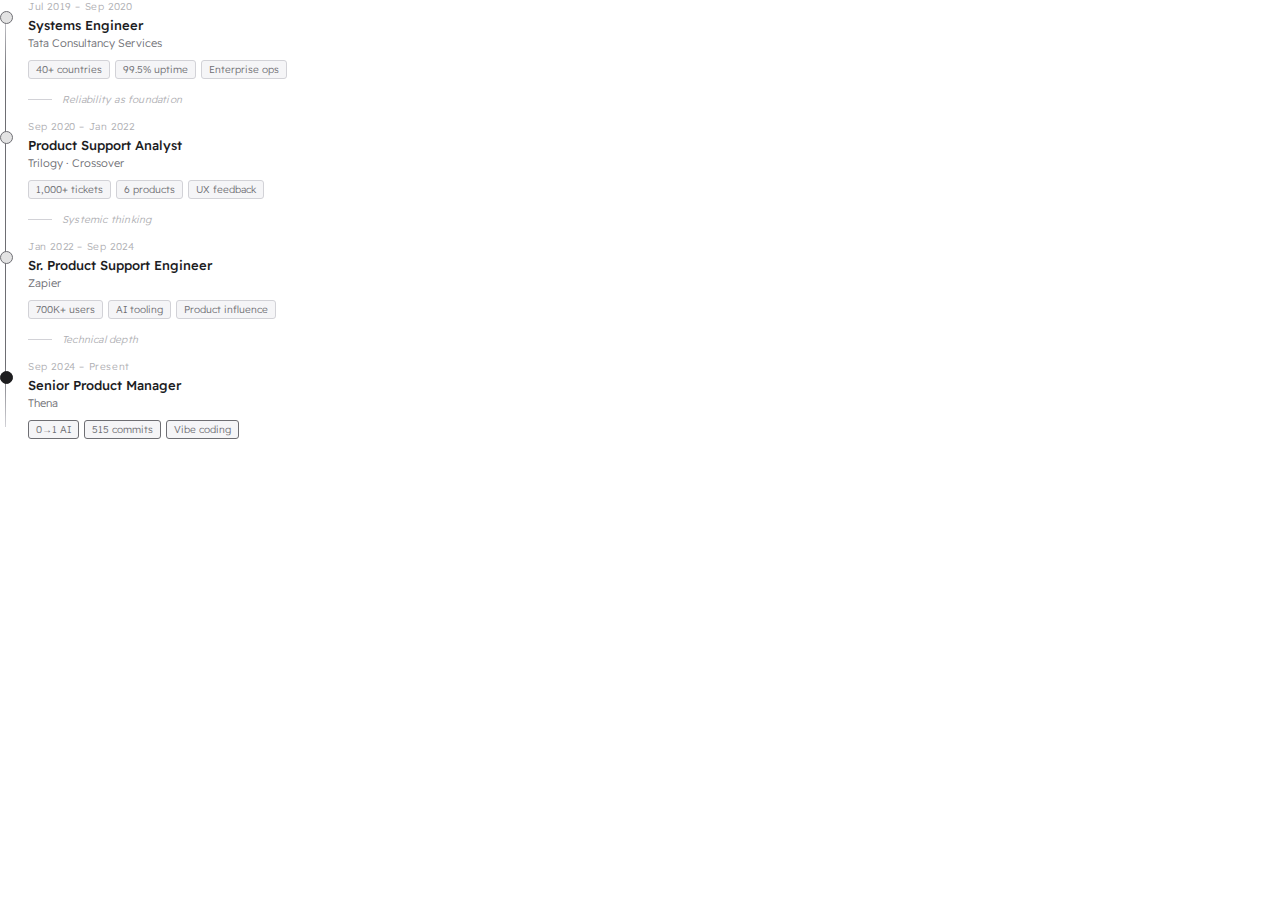
<file: shift-flowchart.html>
<!DOCTYPE html>
<html lang="en">
<head>
    <meta charset="UTF-8">
    <meta name="viewport" content="width=device-width, initial-scale=1.0">
    <title>Career Arc</title>
    <link href="https://fonts.googleapis.com/css2?family=Readex+Pro:wght@200;300;400;500;600&display=swap" rel="stylesheet">
    <script>
        (function () {
            var saved = localStorage.getItem('theme');
            var prefersDark = window.matchMedia('(prefers-color-scheme: dark)').matches;
            if (saved === 'dark' || (!saved && prefersDark)) {
                document.documentElement.setAttribute('data-theme', 'dark');
            }
        })();
    </script>
    <style>
        :root {
            --bg: #e3e3e3;
            --surface: #f5f5f7;
            --border: #d2d2d7;
            --text-primary: #1d1d1f;
            --text-secondary: #6e6e73;
            --text-tertiary: #aeaeb2;
        }

        [data-theme="dark"] {
            --bg: #141414;
            --surface: #1e1e1e;
            --border: #2e2e2e;
            --text-primary: #f0f0f0;
            --text-secondary: #8e8e93;
            --text-tertiary: #5a5a5f;
        }

        * { margin: 0; padding: 0; box-sizing: border-box; }

        html, body {
            background: transparent;
            font-family: 'Readex Pro', -apple-system, BlinkMacSystemFont, sans-serif;
            color: var(--text-primary);
            -webkit-font-smoothing: antialiased;
        }

        .timeline {
            position: relative;
            padding-left: 0;
        }

        .timeline::before {
            content: '';
            position: absolute;
            left: 5px;
            top: 12px;
            bottom: 12px;
            width: 1px;
            background: linear-gradient(to bottom,
                var(--border),
                var(--text-secondary) 15%,
                var(--text-secondary) 85%,
                var(--border));
        }

        .tl-item {
            position: relative;
            padding-left: 28px;
        }

        .tl-item::before {
            content: '';
            position: absolute;
            left: 0;
            top: 11px;
            width: 11px;
            height: 11px;
            border-radius: 50%;
            background: var(--bg);
            border: 1.5px solid var(--text-secondary);
            transition: background 0.3s, border-color 0.3s;
        }

        .tl-item.active::before {
            background: var(--text-primary);
            border-color: var(--text-primary);
        }

        .tl-period {
            font-size: 10px;
            font-weight: 300;
            color: var(--text-tertiary);
            letter-spacing: 0.06em;
            margin-bottom: 4px;
        }

        .tl-role {
            font-size: 13px;
            font-weight: 500;
            color: var(--text-primary);
            line-height: 1.3;
            margin-bottom: 2px;
        }

        .tl-company {
            font-size: 11px;
            font-weight: 300;
            color: var(--text-secondary);
            margin-bottom: 10px;
        }

        .tl-badges {
            display: flex;
            flex-wrap: wrap;
            gap: 5px;
        }

        .tl-badge {
            font-size: 10px;
            font-weight: 300;
            color: var(--text-secondary);
            background: var(--surface);
            border: 1px solid var(--border);
            border-radius: 3px;
            padding: 2px 7px;
        }

        .tl-item.active .tl-badge {
            border-color: var(--text-secondary);
        }

        .tl-connector {
            padding-left: 28px;
            margin: 14px 0;
            display: flex;
            align-items: center;
            gap: 10px;
        }

        .tl-connector-line {
            width: 24px;
            height: 1px;
            background: var(--border);
            flex-shrink: 0;
        }

        .tl-connector-label {
            font-size: 10px;
            font-weight: 300;
            color: var(--text-tertiary);
            font-style: italic;
            letter-spacing: 0.02em;
        }
    </style>
</head>
<body>

    <div class="timeline">

        <div class="tl-item">
            <div class="tl-period">Jul 2019 – Sep 2020</div>
            <div class="tl-role">Systems Engineer</div>
            <div class="tl-company">Tata Consultancy Services</div>
            <div class="tl-badges">
                <span class="tl-badge">40+ countries</span>
                <span class="tl-badge">99.5% uptime</span>
                <span class="tl-badge">Enterprise ops</span>
            </div>
        </div>

        <div class="tl-connector">
            <div class="tl-connector-line"></div>
            <span class="tl-connector-label">Reliability as foundation</span>
        </div>

        <div class="tl-item">
            <div class="tl-period">Sep 2020 – Jan 2022</div>
            <div class="tl-role">Product Support Analyst</div>
            <div class="tl-company">Trilogy · Crossover</div>
            <div class="tl-badges">
                <span class="tl-badge">1,000+ tickets</span>
                <span class="tl-badge">6 products</span>
                <span class="tl-badge">UX feedback</span>
            </div>
        </div>

        <div class="tl-connector">
            <div class="tl-connector-line"></div>
            <span class="tl-connector-label">Systemic thinking</span>
        </div>

        <div class="tl-item">
            <div class="tl-period">Jan 2022 – Sep 2024</div>
            <div class="tl-role">Sr. Product Support Engineer</div>
            <div class="tl-company">Zapier</div>
            <div class="tl-badges">
                <span class="tl-badge">700K+ users</span>
                <span class="tl-badge">AI tooling</span>
                <span class="tl-badge">Product influence</span>
            </div>
        </div>

        <div class="tl-connector">
            <div class="tl-connector-line"></div>
            <span class="tl-connector-label">Technical depth</span>
        </div>

        <div class="tl-item active">
            <div class="tl-period">Sep 2024 – Present</div>
            <div class="tl-role">Senior Product Manager</div>
            <div class="tl-company">Thena</div>
            <div class="tl-badges">
                <span class="tl-badge">0→1 AI</span>
                <span class="tl-badge">515 commits</span>
                <span class="tl-badge">Vibe coding</span>
            </div>
        </div>

    </div>

    <script>
        // Send height to parent so iframe can auto-resize
        function sendHeight() {
            window.parent.postMessage({ iframeHeight: document.documentElement.scrollHeight }, '*');
        }
        window.addEventListener('load', sendHeight);
        window.addEventListener('resize', sendHeight);

        // Sync theme when parent toggles it
        window.addEventListener('storage', function (e) {
            if (e.key === 'theme') {
                if (e.newValue === 'dark') {
                    document.documentElement.setAttribute('data-theme', 'dark');
                } else {
                    document.documentElement.removeAttribute('data-theme');
                }
                sendHeight();
            }
        });
    </script>

</body>
</html>
</file>
<file: style.css>
@import url('https://fonts.googleapis.com/css2?family=Readex+Pro:wght@200;400;700&display=swap');

/* Typography and Design Tokens */
:root {
    /* Colors */
    --bg: #e3e3e3;
    --surface: #f5f5f7;
    --border: #d2d2d7;
    --text-primary: #1d1d1f;
    --text-secondary: #6e6e73;
    --text-tertiary: #aeaeb2;
    --black: #000000;

    /* Typography Scale */
    --font-hero: 64px;
    --font-h1: 56px;
    --font-h2: 40px;
    --font-h3: 28px;
    --font-body-large: 22px;
    --font-body: 17px;
    --font-small: 14px;
    --font-caption: 12px;
    --font-label: 11px;

    /* System Font Stack */
    --font-display: 'Readex Pro', -apple-system, BlinkMacSystemFont, 'SF Pro Display', 'Helvetica Neue', sans-serif;
    --font-text: 'Readex Pro', -apple-system, BlinkMacSystemFont, 'SF Pro Text', 'Helvetica Neue', sans-serif;
}

/* Base Reset */
* {
    margin: 0;
    padding: 0;
    box-sizing: border-box;
}

html {
    scroll-behavior: smooth;
}

body {
    font-family: var(--font-text);
    background-color: var(--bg);
    color: var(--text-primary);
    line-height: 1.5;
    -webkit-font-smoothing: antialiased;
    -moz-osx-font-smoothing: grayscale;
}

a {
    text-decoration: none;
    color: inherit;
}

/* ==========================================================================
   Navigation Bar
   ========================================================================== */
.navbar {
    position: fixed;
    top: 0;
    left: 0;
    width: 100%;
    height: 52px;
    background: rgba(255, 255, 255, 0.85);
    backdrop-filter: saturate(180%) blur(20px);
    -webkit-backdrop-filter: saturate(180%) blur(20px);
    border-bottom: 1px solid var(--border);
    z-index: 100;
}

.nav-container {
    display: flex;
    justify-content: space-between;
    align-items: center;
    max-width: 1240px;
    margin: 0 auto;
    padding: 0 0px;
    height: 100%;
}

.logo {
    font-family: var(--font-display);
    font-weight: 600;
    font-size: 15px;
    letter-spacing: 0.02em;
}

.nav-links {
    display: flex;
    gap: 32px;
}

.nav-links a {
    font-size: var(--font-small);
    font-weight: 400;
    color: var(--text-secondary);
    transition: color 150ms ease;
}

.nav-links a:hover {
    color: var(--text-primary);
}

/* ==========================================================================
   Hero Section
   ========================================================================== */
.hero {
    display: grid;
    grid-template-columns: 40% 60%;
    height: 100vh;
    position: relative;
    overflow: hidden;
    /* For Edge case resizing over iframe width */
}

/* Left Content Col */
.hero-left {
    padding-top: 52px;
    /* Clear navbar */
    display: flex;
    align-items: center;
    padding-left: 80px;
    z-index: 2;
    /* Content above iframe blending mask */
}

.label {
    display: block;
    font-size: var(--font-label);
    color: var(--text-secondary);
    text-transform: uppercase;
    letter-spacing: 0.12em;
    font-weight: 500;
    margin-bottom: 16px;
}

.hero-title {
    font-family: var(--font-display);
    font-size: var(--font-hero);
    line-height: 1.1;
    letter-spacing: -0.015em;
    margin-bottom: 32px;
    position: relative;
    display: inline-block;
}

.hero-title .greeting {
    font-weight: 200;
}

.hero-title .name {
    font-weight: 400;
    display: inline-block;
    position: relative;
}

/* Blinking Cursor */
.typing-cursor::after {
    content: '|';
    position: relative;
    margin-left: 2px;
    font-weight: 100;
    color: var(--text-primary);
    animation: blink 1s step-end infinite;
}

@keyframes blink {

    from,
    to {
        opacity: 1;
    }

    50% {
        opacity: 0;
    }
}

.tagline {
    font-size: var(--font-body);
    font-weight: 400;
    color: var(--text-secondary);
    margin-bottom: 48px;
    max-width: 480px;
}

/* Buttons */
.hero-ctas {
    display: flex;
    gap: 16px;
}

.btn {
    display: inline-flex;
    align-items: center;
    justify-content: center;
    padding: 12px 24px;
    font-size: var(--font-small);
    border-radius: 980px;
    font-weight: 500;
    transition: all 120ms ease;
    cursor: pointer;
}

.btn-primary {
    background-color: var(--black);
    color: var(--bg);
    border: 1px solid var(--black);
}

.btn-primary:hover {
    background-color: #333;
    border-color: #333;
    transform: scale(1.01);
}

.btn-secondary {
    background-color: transparent;
    color: var(--text-primary);
    border: 1px solid var(--border);
}

.btn-secondary:hover {
    background-color: rgba(0, 0, 0, 0.02);
    transform: scale(1.01);
}

/* Right Spline Col */
.hero-right {
    position: relative;
    height: 100%;
    overflow: hidden;
}

.spline-mask {
    position: absolute;
    top: 0;
    left: 0;
    width: 60px;
    /* Width of the gradient blend */
    height: 100%;
    background: linear-gradient(to right, var(--bg) 0%, transparent 100%);
    z-index: 10;
    pointer-events: none;
    /* Let clicks pass through */
}

.hero-right iframe {
    width: 100%;
    height: 100%;
    position: relative;
    z-index: 1;
    /* Spline handles transparency natively via its export settings */
}

/* Formatted entrance animation */
.fade-up {
    opacity: 0;
    transform: translateY(12px);
    animation: fadeUp 600ms cubic-bezier(0.25, 0.1, 0.25, 1) forwards;
    /* optional: add animation-delay if we want to stagger */
}

@keyframes fadeUp {
    to {
        opacity: 1;
        transform: translateY(0);
    }
}

/* ==========================================================================
   Scroll Sections Base
   ========================================================================== */
.scroll-section {
    padding: 120px 80px;
    border-top: 1px solid var(--border);
}

.bg-primary {
    background-color: var(--bg);
}

.bg-secondary {
    background-color: var(--surface);
}

.section-container {
    max-width: 1080px;
    margin: 0 auto;

    /* Intersection Observer defaults */
    opacity: 0;
    transform: translateY(16px);
    transition: opacity 400ms ease, transform 400ms ease;
}

.section-container.is-visible {
    opacity: 1;
    transform: translateY(0);
}

.section-header {
    margin-bottom: 40px;
}

.section-index {
    display: block;
    font-size: var(--font-label);
    color: var(--text-secondary);
    letter-spacing: 0.1em;
    font-weight: 500;
    margin-bottom: 24px;
}

.section-title {
    font-family: var(--font-display);
    font-size: 48px;
    font-weight: 600;
    max-width: 560px;
    line-height: 1.15;
    letter-spacing: -0.01em;
}

/* About Section Specifics */
.about-text {
    font-size: var(--font-body-large);
    font-weight: 300;
    line-height: 1.6;
    max-width: 720px;
    margin-bottom: 64px;
}

.skills-grid {
    display: grid;
    grid-template-columns: repeat(2, 1fr);
    gap: 48px 32px;
}

.skill-group h3 {
    font-size: var(--font-small);
    text-transform: uppercase;
    letter-spacing: 0.1em;
    font-weight: 500;
    color: var(--text-primary);
    margin-bottom: 12px;
}

.skill-group p {
    font-size: var(--font-body);
    font-weight: 300;
    color: var(--text-secondary);
    line-height: 1.5;
}

/* Timeline specific styles (Case Studies) */
.timeline-container {
    display: flex;
    flex-direction: column;
    gap: 56px;
}

.timeline-item {
    display: flex;
    gap: 48px;
    align-items: flex-start;
}

.timeline-meta {
    flex: 0 0 200px;
    display: flex;
    flex-direction: column;
    gap: 8px;
}

.timeline-date {
    font-size: var(--font-small);
    color: var(--text-secondary);
    text-transform: uppercase;
    letter-spacing: 0.05em;
}

.timeline-company {
    font-size: var(--font-body);
    font-weight: 500;
    color: var(--text-primary);
}

.timeline-content {
    flex: 1;
}

.timeline-content h3 {
    font-size: var(--font-h3);
    font-weight: 500;
    margin-bottom: 16px;
    color: var(--text-primary);
}

.timeline-content p {
    font-size: var(--font-body);
    color: var(--text-secondary);
    line-height: 1.6;
    font-weight: 300;
}

.timeline-list {
    list-style: none;
    padding: 0;
    margin: 0;
    display: flex;
    flex-direction: column;
    gap: 16px;
}

.timeline-list li {
    font-size: var(--font-body);
    font-weight: 300;
    color: var(--text-secondary);
    line-height: 1.6;
    position: relative;
    padding-left: 16px;
}

.timeline-list li::before {
    content: "•";
    position: absolute;
    left: 0;
    color: var(--text-primary);
}

/* ==========================================================================
   Products Section — Carousel
   ========================================================================== */

.carousel-wrapper {
    position: relative;
}

.carousel-viewport {
    overflow: hidden;
}

.carousel-track {
    display: flex;
    gap: 24px;
    transition: transform 520ms cubic-bezier(0.25, 0.1, 0.25, 1);
    will-change: transform;
}

.product-card {
    flex-shrink: 0;
    background: var(--surface);
    border: 1px solid var(--border);
    border-radius: 20px;
    padding: 32px;
    display: flex;
    flex-direction: column;
}

.card-header {
    display: flex;
    align-items: flex-start;
    justify-content: space-between;
    margin-bottom: 20px;
}

.card-icon {
    font-size: 36px;
    line-height: 1;
}

.card-tag {
    font-size: var(--font-label);
    font-weight: 500;
    text-transform: uppercase;
    letter-spacing: 0.1em;
    color: var(--text-tertiary);
    border: 1px solid var(--border);
    border-radius: 100px;
    padding: 4px 10px;
    align-self: flex-start;
}

.card-title {
    font-size: 20px;
    font-weight: 500;
    color: var(--text-primary);
    margin-bottom: 16px;
    letter-spacing: -0.01em;
}

.card-bullets {
    list-style: none;
    padding: 0;
    margin: 0;
    display: flex;
    flex-direction: column;
    gap: 10px;
}

.card-bullets li {
    font-size: var(--font-small);
    font-weight: 300;
    color: var(--text-secondary);
    line-height: 1.55;
    padding-left: 14px;
    position: relative;
}

.card-bullets li::before {
    content: "•";
    position: absolute;
    left: 0;
    color: var(--text-primary);
}

/* Carousel Controls */
.carousel-controls {
    display: flex;
    align-items: center;
    justify-content: center;
    gap: 16px;
    margin-top: 40px;
}

.carousel-btn {
    width: 40px;
    height: 40px;
    border-radius: 50%;
    border: 1px solid var(--border);
    background: var(--surface);
    cursor: pointer;
    display: flex;
    align-items: center;
    justify-content: center;
    transition: background 150ms ease, border-color 150ms ease;
    color: var(--text-primary);
    flex-shrink: 0;
}

.carousel-btn:hover {
    background: #d8d8d8;
    border-color: var(--text-tertiary);
}

.carousel-btn:disabled {
    opacity: 0.3;
    cursor: not-allowed;
}

.carousel-dots {
    display: flex;
    gap: 6px;
    align-items: center;
}

.carousel-dot {
    width: 6px;
    height: 6px;
    border-radius: 3px;
    background: var(--text-tertiary);
    border: none;
    cursor: pointer;
    padding: 0;
    transition: width 250ms ease, background 250ms ease;
}

.carousel-dot.active {
    width: 20px;
    background: var(--text-primary);
}

/* Contact specific styles */
.contact-split {
    display: flex;
    align-items: center;
    justify-content: space-between;
    gap: 40px;
}

.contact-header {
    flex: 1;
    margin-bottom: 0px;
}

.contact-content {
    flex: 1;
    display: flex;
    justify-content: flex-end;
}

.key-grid {
    display: flex;
    flex-direction: column;
    gap: 18px;
    transform: rotate(-30deg);
    transform-origin: center center;
    padding: 60px 0;
}

.key-row {
    display: flex;
    flex-direction: row;
    gap: 18px;
    align-items: center;
}

/* Base key */
.key {
    width: var(--key-width, 150px);
    height: 130px;
    border: none;
    border-radius: 16px;
    cursor: pointer;
    user-select: none;
    position: relative;
    font-family: 'Georgia', serif;
    font-size: 1.45rem;
    font-weight: 600;
    letter-spacing: 0.03em;
    transition: transform 0.1s ease, box-shadow 0.1s ease, filter 0.1s ease;
    display: flex;
    align-items: center;
    justify-content: center;
    text-decoration: none;
}

.key svg {
    width: 32px;
    height: 32px;
    fill: currentColor;
    transition: all 0.15s ease;
}

.key::before {
    content: '';
    position: absolute;
    inset: 7px;
    border-radius: 10px;
    border: 1.5px solid rgba(255, 255, 255, 0.7);
    pointer-events: none;
}

/* Light Row */
.row-light .key {
    background-color: #ebebeb;
    color: #b8b8b8;
    box-shadow:
        0 7px 0 #bebebe,
        0 10px 24px rgba(0, 0, 0, 0.13);
}

.row-light .key svg {
    fill: #b8b8b8;
}

/* Dark Row */
.row-dark .key {
    background-color: #cecece;
    color: #1a1a1a;
    box-shadow:
        0 7px 0 #a6a6a6,
        0 10px 26px rgba(0, 0, 0, 0.24);
}

.row-dark .key svg {
    fill: #1a1a1a;
}

/* Interactions */
.key:active {
    transform: translateY(5px) !important;
    box-shadow:
        0 2px 0 #aaaaaa,
        0 3px 8px rgba(0, 0, 0, 0.16) !important;
}

.key:hover {
    filter: brightness(1.06);
}

/* ==========================================================================
   Hamburger Toggle (hidden on desktop)
   ========================================================================== */
.nav-toggle {
    display: none;
    background: none;
    border: none;
    cursor: pointer;
    padding: 4px;
    z-index: 110;
    flex-direction: column;
    justify-content: center;
    gap: 5px;
}

.nav-toggle span {
    display: block;
    width: 22px;
    height: 2px;
    background-color: var(--text-primary);
    border-radius: 2px;
    transition: transform 200ms ease, opacity 200ms ease;
}

/* Animated X when open */
.nav-toggle.active span:nth-child(1) {
    transform: translateY(7px) rotate(45deg);
}

.nav-toggle.active span:nth-child(2) {
    opacity: 0;
}

.nav-toggle.active span:nth-child(3) {
    transform: translateY(-7px) rotate(-45deg);
}

/* ==========================================================================
   Tablet Breakpoint (≤1024px)
   ========================================================================== */
@media (max-width: 1024px) {
    .hero {
        grid-template-columns: 1fr;
    }

    .hero-right {
        display: none;
    }

    .hero-left {
        justify-content: center;
        padding-left: 40px;
        padding-right: 40px;
    }

    .scroll-section {
        padding: 80px 40px;
    }

    .section-title {
        font-size: 40px;
    }

    .timeline-item {
        gap: 32px;
    }

    .timeline-meta {
        flex: 0 0 180px;
    }

    /* Carousel — tablet */
    .product-card {
        padding: 24px;
    }
}

/* ==========================================================================
   Mobile Breakpoint (≤768px)
   ========================================================================== */
@media (max-width: 768px) {

    /* -- Navigation -- */
    .nav-toggle {
        display: flex;
    }

    .nav-container {
        padding: 0 20px;
    }

    .nav-links {
        display: none;
        position: absolute;
        top: 52px;
        left: 0;
        width: 100%;
        background: rgba(255, 255, 255, 0.97);
        backdrop-filter: saturate(180%) blur(20px);
        -webkit-backdrop-filter: saturate(180%) blur(20px);
        border-bottom: 1px solid var(--border);
        flex-direction: column;
        gap: 0;
        padding: 8px 0;
    }

    .nav-links.open {
        display: flex;
    }

    .nav-links a {
        padding: 14px 24px;
        font-size: var(--font-body);
        border-bottom: 1px solid rgba(0, 0, 0, 0.04);
    }

    .nav-links a:last-child {
        border-bottom: none;
    }

    /* -- Hero -- */
    .hero-left {
        padding-left: 24px;
        padding-right: 24px;
    }

    .hero-title {
        font-size: 36px;
        margin-bottom: 20px;
    }

    .tagline {
        font-size: 15px;
        margin-bottom: 32px;
    }

    .hero-ctas {
        flex-wrap: wrap;
    }

    /* -- Scroll Sections Base -- */
    .scroll-section {
        padding: 60px 24px;
    }

    .section-title {
        font-size: 28px;
        max-width: 100%;
    }

    .section-header {
        margin-bottom: 28px;
    }

    /* -- About -- */
    .about-text {
        font-size: 18px;
        margin-bottom: 40px;
    }

    .skills-grid {
        grid-template-columns: 1fr;
        gap: 32px;
    }

    /* -- Timeline (Work & Case Studies) -- */
    .timeline-container {
        gap: 40px;
    }

    .timeline-item {
        flex-direction: column;
        gap: 12px;
    }

    .timeline-meta {
        flex: none;
    }

    .timeline-content h3 {
        font-size: 22px;
    }

    /* -- Products Carousel -- */
    .carousel-controls {
        margin-top: 28px;
    }

    /* -- Contact -- */
    .contact-split {
        flex-direction: column;
        align-items: flex-start;
        gap: 20px;
    }

    .contact-header {
        margin-bottom: 24px;
    }

    .contact-content {
        justify-content: center;
        width: 100%;
    }

    .key-grid {
        transform: rotate(-15deg);
        padding: 40px 0;
    }

    .key {
        height: 100px;
        width: 120px !important;
        border-radius: 12px;
    }

    .key-row {
        gap: 12px;
    }

    .key svg {
        width: 26px;
        height: 26px;
    }
}

/* ==========================================================================
   Small Phone Breakpoint (≤400px)
   ========================================================================== */
@media (max-width: 400px) {
    .hero-title {
        font-size: 30px;
    }

    .section-title {
        font-size: 24px;
    }

    .key {
        height: 80px;
        width: 95px !important;
    }

    .key-grid {
        transform: rotate(-10deg);
        gap: 12px;
    }

    .key-row {
        gap: 10px;
    }

    .key svg {
        width: 22px;
        height: 22px;
    }

    .btn {
        padding: 10px 20px;
        font-size: 13px;
    }
}
</file>
<file: portfolio/style.css>
@import url('https://fonts.googleapis.com/css2?family=Readex+Pro:wght@200&display=swap');

/* Typography and Design Tokens */
:root {
    /* Colors */
    --bg: #e3e3e3;
    --surface: #f5f5f7;
    --border: #d2d2d7;
    --text-primary: #1d1d1f;
    --text-secondary: #6e6e73;
    --text-tertiary: #aeaeb2;
    --black: #000000;

    /* Typography Scale */
    --font-hero: 64px;
    --font-h1: 56px;
    --font-h2: 40px;
    --font-h3: 28px;
    --font-body-large: 22px;
    --font-body: 17px;
    --font-small: 14px;
    --font-caption: 12px;
    --font-label: 11px;

    /* System Font Stack */
    --font-display: 'Readex Pro', -apple-system, BlinkMacSystemFont, 'SF Pro Display', 'Helvetica Neue', sans-serif;
    --font-text: 'Readex Pro', -apple-system, BlinkMacSystemFont, 'SF Pro Text', 'Helvetica Neue', sans-serif;
}

/* Base Reset */
* {
    margin: 0;
    padding: 0;
    box-sizing: border-box;
}

html {
    scroll-behavior: smooth;
}

body {
    font-family: var(--font-text);
    background-color: var(--bg);
    color: var(--text-primary);
    line-height: 1.5;
    -webkit-font-smoothing: antialiased;
    -moz-osx-font-smoothing: grayscale;
}

a {
    text-decoration: none;
    color: inherit;
}

/* ==========================================================================
   Navigation Bar
   ========================================================================== */
.navbar {
    position: fixed;
    top: 0;
    left: 0;
    width: 100%;
    height: 52px;
    background: rgba(255, 255, 255, 0.85);
    backdrop-filter: saturate(180%) blur(20px);
    -webkit-backdrop-filter: saturate(180%) blur(20px);
    border-bottom: 1px solid var(--border);
    z-index: 100;
}

.nav-container {
    display: flex;
    justify-content: space-between;
    align-items: center;
    max-width: 1240px;
    margin: 0 auto;
    padding: 0 0px;
    height: 100%;
}

.logo {
    font-family: var(--font-display);
    font-weight: 600;
    font-size: 15px;
    letter-spacing: 0.02em;
}

.nav-links {
    display: flex;
    gap: 32px;
}

.nav-links a {
    font-size: var(--font-small);
    font-weight: 400;
    color: var(--text-secondary);
    transition: color 150ms ease;
}

.nav-links a:hover {
    color: var(--text-primary);
}

/* ==========================================================================
   Hero Section
   ========================================================================== */
.hero {
    display: grid;
    grid-template-columns: 40% 60%;
    height: 100vh;
    position: relative;
    overflow: hidden;
    /* For Edge case resizing over iframe width */
}

/* Left Content Col */
.hero-left {
    padding-top: 52px;
    /* Clear navbar */
    display: flex;
    align-items: center;
    padding-left: 80px;
    z-index: 2;
    /* Content above iframe blending mask */
}

.label {
    display: block;
    font-size: var(--font-label);
    color: var(--text-secondary);
    text-transform: uppercase;
    letter-spacing: 0.12em;
    font-weight: 500;
    margin-bottom: 16px;
}

.hero-title {
    font-family: var(--font-display);
    font-size: var(--font-hero);
    line-height: 1.1;
    letter-spacing: -0.015em;
    margin-bottom: 32px;
}

.hero-title .greeting {
    font-weight: 600;
}

.hero-title .name {
    font-weight: 300;
}

.tagline {
    font-size: var(--font-body);
    font-weight: 400;
    color: var(--text-secondary);
    margin-bottom: 48px;
    max-width: 480px;
}

/* Buttons */
.hero-ctas {
    display: flex;
    gap: 16px;
}

.btn {
    display: inline-flex;
    align-items: center;
    justify-content: center;
    padding: 12px 24px;
    font-size: var(--font-small);
    border-radius: 980px;
    font-weight: 500;
    transition: all 120ms ease;
    cursor: pointer;
}

.btn-primary {
    background-color: var(--black);
    color: var(--bg);
    border: 1px solid var(--black);
}

.btn-primary:hover {
    background-color: #333;
    border-color: #333;
    transform: scale(1.01);
}

.btn-secondary {
    background-color: transparent;
    color: var(--text-primary);
    border: 1px solid var(--border);
}

.btn-secondary:hover {
    background-color: rgba(0, 0, 0, 0.02);
    transform: scale(1.01);
}

/* Right Spline Col */
.hero-right {
    position: relative;
    height: 100%;
    overflow: hidden;
}

.spline-mask {
    position: absolute;
    top: 0;
    left: 0;
    width: 60px;
    /* Width of the gradient blend */
    height: 100%;
    background: linear-gradient(to right, var(--bg) 0%, transparent 100%);
    z-index: 10;
    pointer-events: none;
    /* Let clicks pass through */
}

.hero-right iframe {
    width: 100%;
    height: 100%;
    position: relative;
    z-index: 1;
    /* Spline handles transparency natively via its export settings */
}

/* Formatted entrance animation */
.fade-up {
    opacity: 0;
    transform: translateY(12px);
    animation: fadeUp 600ms cubic-bezier(0.25, 0.1, 0.25, 1) forwards;
    /* optional: add animation-delay if we want to stagger */
}

@keyframes fadeUp {
    to {
        opacity: 1;
        transform: translateY(0);
    }
}

/* ==========================================================================
   Scroll Sections Base
   ========================================================================== */
.scroll-section {
    padding: 120px 80px;
    border-top: 1px solid var(--border);
}

.bg-primary {
    background-color: var(--bg);
}

.bg-secondary {
    background-color: var(--surface);
}

.section-container {
    max-width: 1080px;
    margin: 0 auto;

    /* Intersection Observer defaults */
    opacity: 0;
    transform: translateY(16px);
    transition: opacity 400ms ease, transform 400ms ease;
}

.section-container.is-visible {
    opacity: 1;
    transform: translateY(0);
}

.section-header {
    margin-bottom: 40px;
}

.section-index {
    display: block;
    font-size: var(--font-label);
    color: var(--text-secondary);
    letter-spacing: 0.1em;
    font-weight: 500;
    margin-bottom: 24px;
}

.section-title {
    font-family: var(--font-display);
    font-size: 48px;
    font-weight: 600;
    max-width: 560px;
    line-height: 1.15;
    letter-spacing: -0.01em;
}

/* About Section Specifics */
.about-text {
    font-size: var(--font-body-large);
    font-weight: 300;
    line-height: 1.6;
    max-width: 720px;
    margin-bottom: 64px;
}

.skills-grid {
    display: grid;
    grid-template-columns: repeat(2, 1fr);
    gap: 48px 32px;
}

.skill-group h3 {
    font-size: var(--font-small);
    text-transform: uppercase;
    letter-spacing: 0.1em;
    font-weight: 500;
    color: var(--text-primary);
    margin-bottom: 12px;
}

.skill-group p {
    font-size: var(--font-body);
    font-weight: 300;
    color: var(--text-secondary);
    line-height: 1.5;
}

/* Timeline specific styles (Case Studies) */
.timeline-container {
    display: flex;
    flex-direction: column;
    gap: 56px;
}

.timeline-item {
    display: flex;
    gap: 48px;
    align-items: flex-start;
}

.timeline-meta {
    flex: 0 0 200px;
    display: flex;
    flex-direction: column;
    gap: 8px;
}

.timeline-date {
    font-size: var(--font-small);
    color: var(--text-secondary);
    text-transform: uppercase;
    letter-spacing: 0.05em;
}

.timeline-company {
    font-size: var(--font-body);
    font-weight: 500;
    color: var(--text-primary);
}

.timeline-content {
    flex: 1;
}

.timeline-content h3 {
    font-size: var(--font-h3);
    font-weight: 500;
    margin-bottom: 16px;
    color: var(--text-primary);
}

.timeline-content p {
    font-size: var(--font-body);
    color: var(--text-secondary);
    line-height: 1.6;
    font-weight: 300;
}

.timeline-list {
    list-style: none;
    padding: 0;
    margin: 0;
    display: flex;
    flex-direction: column;
    gap: 16px;
}

.timeline-list li {
    font-size: var(--font-body);
    font-weight: 300;
    color: var(--text-secondary);
    line-height: 1.6;
    position: relative;
    padding-left: 16px;
}

.timeline-list li::before {
    content: "•";
    position: absolute;
    left: 0;
    color: var(--text-primary);
}

/* Contact specific styles */
.contact-split {
    display: flex;
    align-items: center;
    justify-content: space-between;
    gap: 40px;
}

.contact-header {
    flex: 1;
    margin-bottom: 0px;
}

.contact-content {
    flex: 1;
    display: flex;
    justify-content: flex-end;
}

.key-grid {
    display: flex;
    flex-direction: column;
    gap: 18px;
    transform: rotate(-30deg);
    transform-origin: center center;
    padding: 60px 0;
}

.key-row {
    display: flex;
    flex-direction: row;
    gap: 18px;
    align-items: center;
}

/* Base key */
.key {
    width: var(--key-width, 150px);
    height: 130px;
    border: none;
    border-radius: 16px;
    cursor: pointer;
    user-select: none;
    position: relative;
    font-family: 'Georgia', serif;
    font-size: 1.45rem;
    font-weight: 600;
    letter-spacing: 0.03em;
    transition: transform 0.1s ease, box-shadow 0.1s ease, filter 0.1s ease;
    display: flex;
    align-items: center;
    justify-content: center;
    text-decoration: none;
}

.key svg {
    width: 32px;
    height: 32px;
    fill: currentColor;
    transition: all 0.15s ease;
}

.key::before {
    content: '';
    position: absolute;
    inset: 7px;
    border-radius: 10px;
    border: 1.5px solid rgba(255, 255, 255, 0.7);
    pointer-events: none;
}

/* Light Row */
.row-light .key {
    background-color: #ebebeb;
    color: #b8b8b8;
    box-shadow:
        0 7px 0 #bebebe,
        0 10px 24px rgba(0, 0, 0, 0.13);
}

.row-light .key svg {
    fill: #b8b8b8;
}

/* Dark Row */
.row-dark .key {
    background-color: #cecece;
    color: #1a1a1a;
    box-shadow:
        0 7px 0 #a6a6a6,
        0 10px 26px rgba(0, 0, 0, 0.24);
}

.row-dark .key svg {
    fill: #1a1a1a;
}

/* Interactions */
.key:active {
    transform: translateY(5px) !important;
    box-shadow:
        0 2px 0 #aaaaaa,
        0 3px 8px rgba(0, 0, 0, 0.16) !important;
}

.key:hover {
    filter: brightness(1.06);
}

@media (max-width: 800px) {
    .contact-split {
        flex-direction: column;
        align-items: flex-start;
        gap: 20px;
    }

    .contact-header {
        margin-bottom: 40px;
    }

    .contact-content {
        justify-content: center;
        width: 100%;
    }

    .key-grid {
        transform: rotate(-15deg);
        padding: 60px 0;
    }

    .key {
        height: 100px;
        width: 120px !important;
    }
}

/* Small screen graceful fallback (Not fully responsive yet per PRD) */
@media (max-width: 1024px) {
    .hero {
        grid-template-columns: 1fr;
    }

    .hero-right {
        display: none;
        /* Hide heavy iframe on small screens temporarily */
    }

    .hero-left {
        justify-content: center;
        padding-left: 40px;
        padding-right: 40px;
    }
}
</file>
